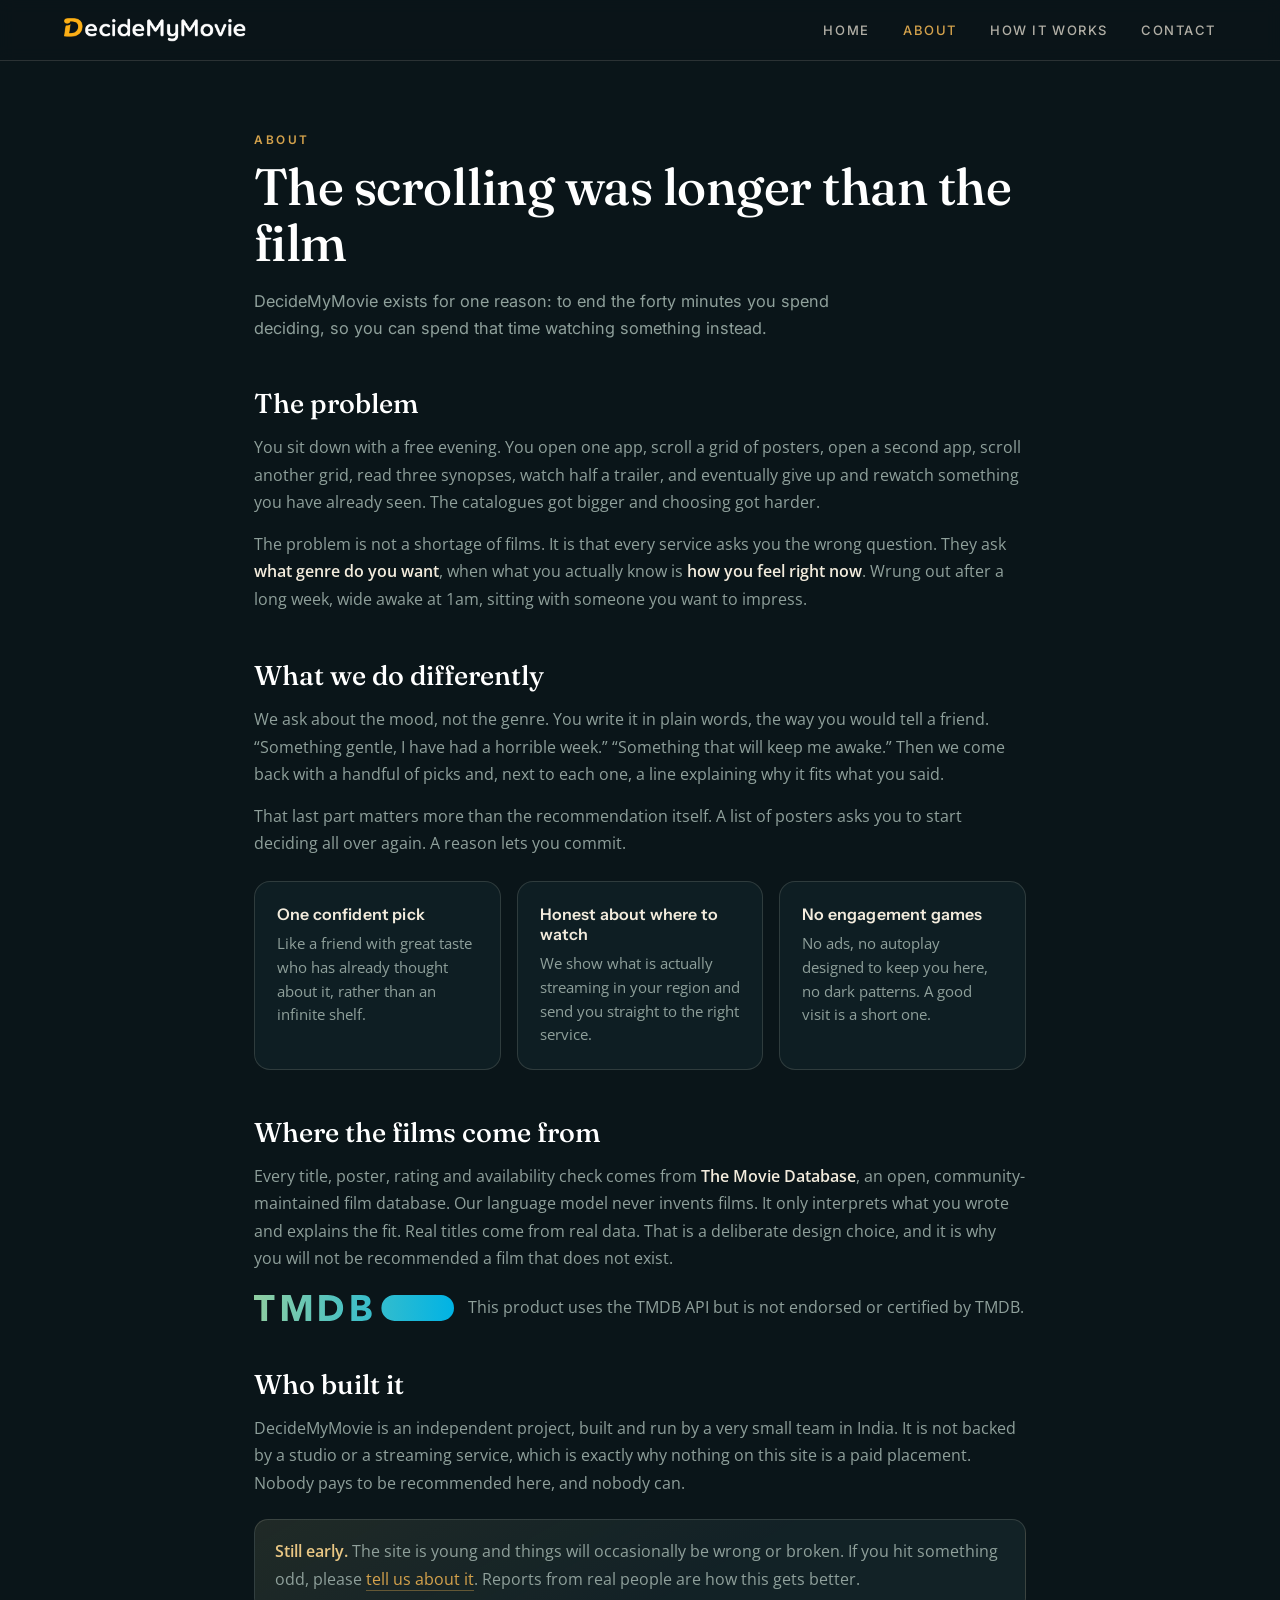
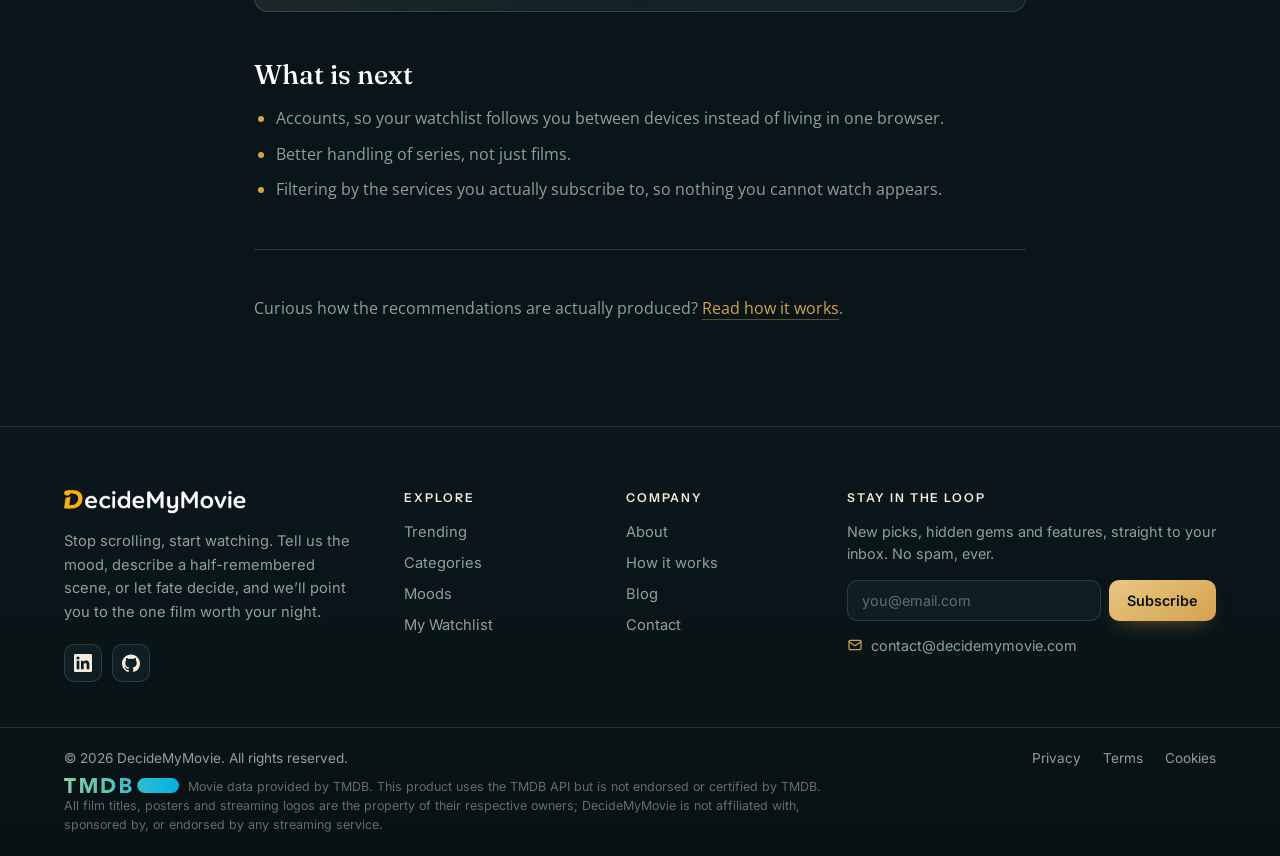
<file: about.html>
<!DOCTYPE html>
<html lang="en">
<head>
<meta charset="UTF-8">
<meta name="viewport" content="width=device-width, initial-scale=1.0">
<title>About — DecideMyMovie</title>
<meta name="description" content="Why DecideMyMovie exists: one confident pick instead of forty minutes of scrolling.">
<link rel="canonical" href="https://decidemymovie.com/about.html">
<link rel="preconnect" href="https://fonts.googleapis.com">
<link rel="preconnect" href="https://fonts.gstatic.com" crossorigin>
<link href="https://fonts.googleapis.com/css2?family=Fraunces:opsz,wght@9..144,300..700&family=Inter:wght@400;500;600&family=Instrument+Sans:wght@400;500;600;700&family=Open+Sans:wght@400;500;600;700&display=swap" rel="stylesheet">
<link rel="stylesheet" href="page.css">
<link rel="icon" type="image/png" href="/favicon-96x96.png" sizes="96x96" />
<link rel="icon" type="image/svg+xml" href="/favicon.svg" />
<link rel="shortcut icon" href="/favicon.ico" />
<link rel="apple-touch-icon" sizes="180x180" href="/apple-touch-icon.png" />
<meta name="apple-mobile-web-app-title" content="Dmm" />
<link rel="manifest" href="/site.webmanifest" />
</head>
<body data-page="about">
<div id="site-header"></div>

<section class="phero">
  <span class="phero__eyebrow">About</span>
  <h1 class="phero__title">The scrolling was longer than the film</h1>
  <p class="phero__sub">DecideMyMovie exists for one reason: to end the forty minutes you spend deciding, so you can spend that time watching something instead.</p>
</section>

<main class="prose">

  <h2>The problem</h2>
  <p>You sit down with a free evening. You open one app, scroll a grid of posters, open a second app, scroll another grid, read three synopses, watch half a trailer, and eventually give up and rewatch something you have already seen. The catalogues got bigger and choosing got harder.</p>
  <p>The problem is not a shortage of films. It is that every service asks you the wrong question. They ask <strong>what genre do you want</strong>, when what you actually know is <strong>how you feel right now</strong>. Wrung out after a long week, wide awake at 1am, sitting with someone you want to impress.</p>

  <h2>What we do differently</h2>
  <p>We ask about the mood, not the genre. You write it in plain words, the way you would tell a friend. &ldquo;Something gentle, I have had a horrible week.&rdquo; &ldquo;Something that will keep me awake.&rdquo; Then we come back with a handful of picks and, next to each one, a line explaining why it fits what you said.</p>
  <p>That last part matters more than the recommendation itself. A list of posters asks you to start deciding all over again. A reason lets you commit.</p>

  <div class="cards">
    <div class="card">
      <h3>One confident pick</h3>
      <p>Like a friend with great taste who has already thought about it, rather than an infinite shelf.</p>
    </div>
    <div class="card">
      <h3>Honest about where to watch</h3>
      <p>We show what is actually streaming in your region and send you straight to the right service.</p>
    </div>
    <div class="card">
      <h3>No engagement games</h3>
      <p>No ads, no autoplay designed to keep you here, no dark patterns. A good visit is a short one.</p>
    </div>
  </div>

  <h2>Where the films come from</h2>
  <p>Every title, poster, rating and availability check comes from <strong>The Movie Database</strong>, an open, community-maintained film database. Our language model never invents films. It only interprets what you wrote and explains the fit. Real titles come from real data. That is a deliberate design choice, and it is why you will not be recommended a film that does not exist.</p>

  <p style="display:flex;align-items:center;gap:14px;flex-wrap:wrap;margin-top:22px">
    <a href="https://www.themoviedb.org/" target="_blank" rel="noopener noreferrer" style="border:none">
      <img src="tmdb-logo.svg" alt="The Movie Database (TMDB)" style="height:26px;width:auto;display:block" loading="lazy" onerror="this.style.display='none'">
    </a>
    <span>This product uses the TMDB API but is not endorsed or certified by TMDB.</span>
  </p>

  <h2>Who built it</h2>
  <p>DecideMyMovie is an independent project, built and run by a very small team in India. It is not backed by a studio or a streaming service, which is exactly why nothing on this site is a paid placement. Nobody pays to be recommended here, and nobody can.</p>

  <div class="note">
    <p><strong>Still early.</strong> The site is young and things will occasionally be wrong or broken. If you hit something odd, please <a href="contact.html#report">tell us about it</a>. Reports from real people are how this gets better.</p>
  </div>

  <h2>What is next</h2>
  <ul>
    <li>Accounts, so your watchlist follows you between devices instead of living in one browser.</li>
    <li>Better handling of series, not just films.</li>
    <li>Filtering by the services you actually subscribe to, so nothing you cannot watch appears.</li>
  </ul>

  <hr>
  <p>Curious how the recommendations are actually produced? <a href="how-it-works.html">Read how it works</a>.</p>

</main>

<div id="site-footer"></div>
<script src="page.js"></script>
</body>
</html>
</file>
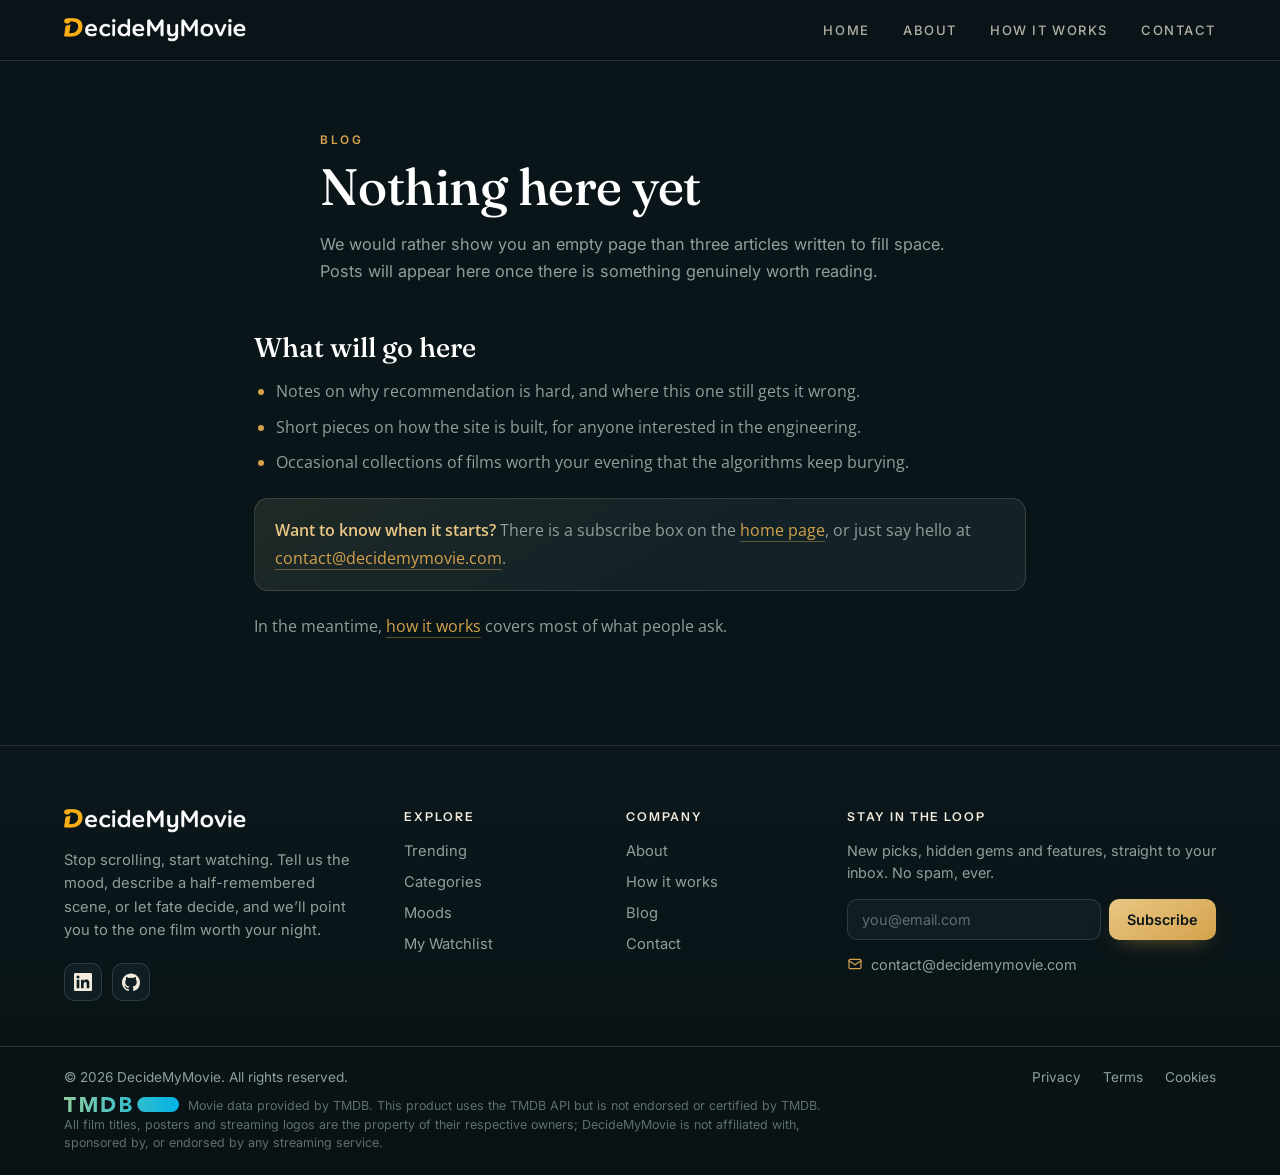
<file: blog.html>
<!DOCTYPE html>
<html lang="en">
<head>
<meta charset="UTF-8">
<meta name="viewport" content="width=device-width, initial-scale=1.0">
<title>Blog — DecideMyMovie</title>
<meta name="description" content="Notes on recommendation, film discovery, and how DecideMyMovie is built.">
<link rel="canonical" href="https://decidemymovie.com/blog.html">
<meta name="robots" content="noindex">
<link rel="preconnect" href="https://fonts.googleapis.com">
<link rel="preconnect" href="https://fonts.gstatic.com" crossorigin>
<link href="https://fonts.googleapis.com/css2?family=Fraunces:opsz,wght@9..144,300..700&family=Inter:wght@400;500;600&family=Instrument+Sans:wght@400;500;600;700&family=Open+Sans:wght@400;500;600;700&display=swap" rel="stylesheet">
<link rel="stylesheet" href="page.css">
<link rel="icon" type="image/png" href="/favicon-96x96.png" sizes="96x96" />
<link rel="icon" type="image/svg+xml" href="/favicon.svg" />
<link rel="shortcut icon" href="/favicon.ico" />
<link rel="apple-touch-icon" sizes="180x180" href="/apple-touch-icon.png" />
<meta name="apple-mobile-web-app-title" content="Dmm" />
<link rel="manifest" href="/site.webmanifest" />
</head>
<body data-page="blog">
<div id="site-header"></div>

<section class="phero">
  <span class="phero__eyebrow">Blog</span>
  <h1 class="phero__title">Nothing here yet</h1>
  <p class="phero__sub">We would rather show you an empty page than three articles written to fill space. Posts will appear here once there is something genuinely worth reading.</p>
</section>

<main class="prose">

  <h2>What will go here</h2>
  <ul>
    <li>Notes on why recommendation is hard, and where this one still gets it wrong.</li>
    <li>Short pieces on how the site is built, for anyone interested in the engineering.</li>
    <li>Occasional collections of films worth your evening that the algorithms keep burying.</li>
  </ul>

  <div class="note">
    <p><strong>Want to know when it starts?</strong> There is a subscribe box on the <a href="index.html">home page</a>, or just say hello at <a href="mailto:contact@decidemymovie.com">contact@decidemymovie.com</a>.</p>
  </div>

  <p>In the meantime, <a href="how-it-works.html">how it works</a> covers most of what people ask.</p>

</main>

<div id="site-footer"></div>
<script src="page.js"></script>
</body>
</html>
</file>
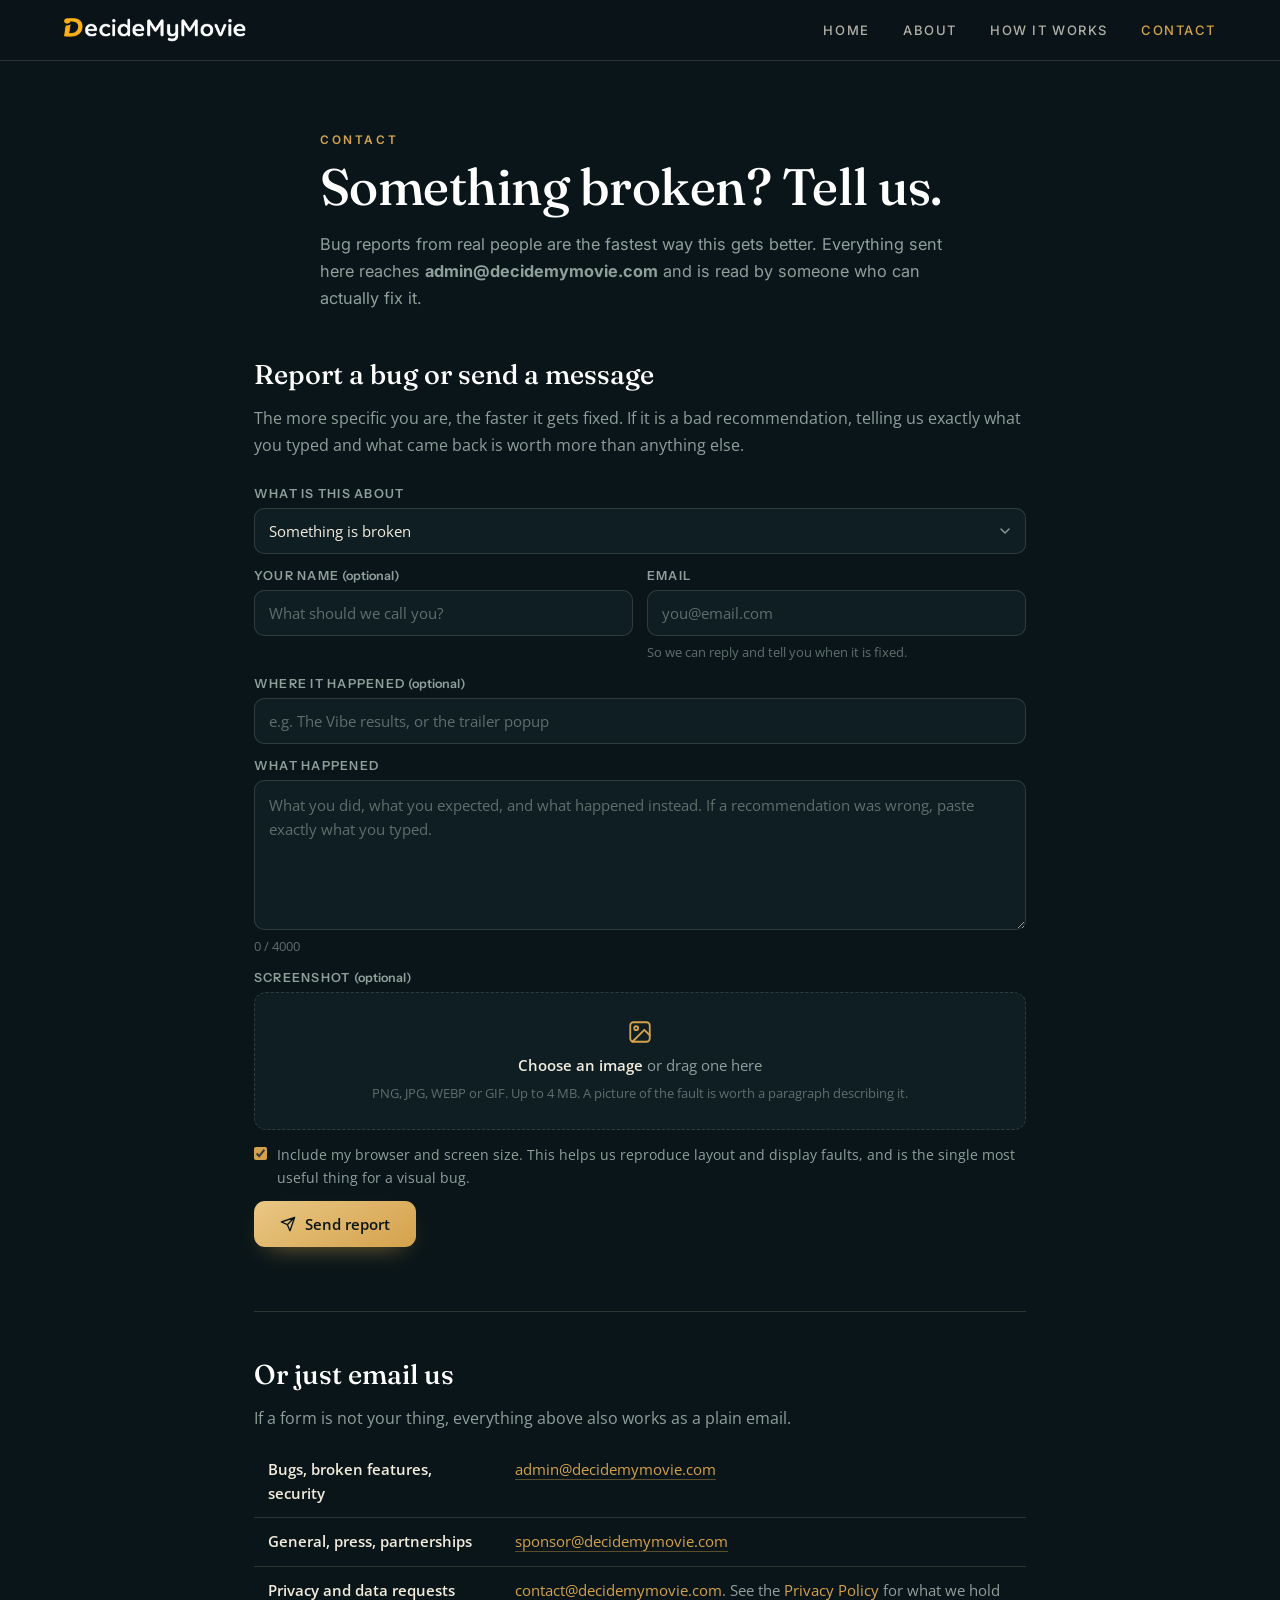
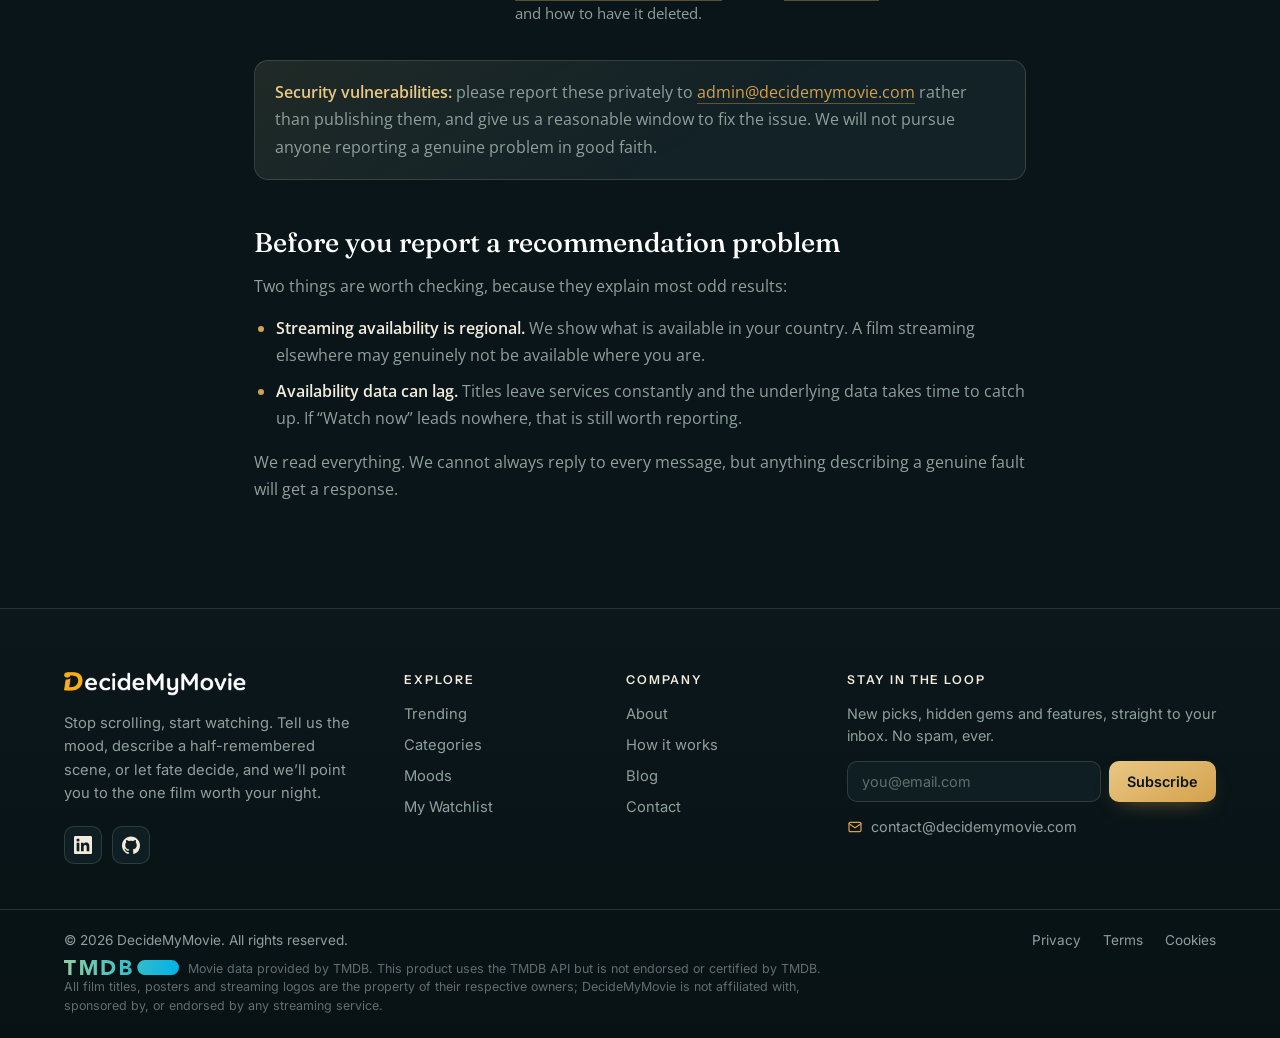
<file: contact.html>
<!DOCTYPE html>
<html lang="en">
<head>
<meta charset="UTF-8">
<meta name="viewport" content="width=device-width, initial-scale=1.0">
<title>Contact &amp; report a bug — DecideMyMovie</title>
<meta name="description" content="Found something broken on DecideMyMovie? Tell us here and it goes straight to the people who can fix it.">
<link rel="canonical" href="https://decidemymovie.com/contact.html">
<link rel="preconnect" href="https://fonts.googleapis.com">
<link rel="preconnect" href="https://fonts.gstatic.com" crossorigin>
<link href="https://fonts.googleapis.com/css2?family=Fraunces:opsz,wght@9..144,300..700&family=Inter:wght@400;500;600&family=Instrument+Sans:wght@400;500;600;700&family=Open+Sans:wght@400;500;600;700&display=swap" rel="stylesheet">
<link rel="stylesheet" href="page.css">
<link rel="icon" type="image/png" href="/favicon-96x96.png" sizes="96x96" />
<link rel="icon" type="image/svg+xml" href="/favicon.svg" />
<link rel="shortcut icon" href="/favicon.ico" />
<link rel="apple-touch-icon" sizes="180x180" href="/apple-touch-icon.png" />
<meta name="apple-mobile-web-app-title" content="Dmm" />
<link rel="manifest" href="/site.webmanifest" />
</head>
<body data-page="contact">
<!-- Point this at the live backend when you deploy. Same line as index.html. -->
<script>window.DMM_API = (location.hostname === "localhost" || location.hostname === "127.0.0.1") ? (location.protocol + "//" + location.hostname + ":8000") : location.origin;</script>
<div id="site-header"></div>

<section class="phero">
  <span class="phero__eyebrow">Contact</span>
  <h1 class="phero__title">Something broken? Tell us.</h1>
  <p class="phero__sub">Bug reports from real people are the fastest way this gets better. Everything sent here reaches <strong>admin@decidemymovie.com</strong> and is read by someone who can actually fix it.</p>
</section>

<main class="prose">

  <h2 id="report">Report a bug or send a message</h2>
  <p>The more specific you are, the faster it gets fixed. If it is a bad recommendation, telling us exactly what you typed and what came back is worth more than anything else.</p>

  <div class="form">
    <div class="field" style="margin-bottom:14px">
      <label for="rType">What is this about</label>
      <select id="rType">
        <option value="bug">Something is broken</option>
        <option value="result">A recommendation was wrong or odd</option>
        <option value="availability">Wrong streaming availability</option>
        <option value="idea">Feature idea or suggestion</option>
        <option value="data">Privacy or data request</option>
        <option value="other">Something else</option>
      </select>
    </div>

    <div class="form__row">
      <div class="field">
        <label for="rName">Your name <span style="text-transform:none;letter-spacing:0">(optional)</span></label>
        <input id="rName" type="text" maxlength="80" placeholder="What should we call you?">
      </div>
      <div class="field">
        <label for="rEmail">Email</label>
        <input id="rEmail" type="email" maxlength="160" placeholder="you@email.com" autocomplete="email">
        <span class="field__hint">So we can reply and tell you when it is fixed.</span>
      </div>
    </div>

    <div class="field" style="margin-bottom:14px">
      <label for="rWhere">Where it happened <span style="text-transform:none;letter-spacing:0">(optional)</span></label>
      <input id="rWhere" type="text" maxlength="300" placeholder="e.g. The Vibe results, or the trailer popup">
    </div>

    <div class="field" style="margin-bottom:14px">
      <label for="rMsg">What happened</label>
      <textarea id="rMsg" maxlength="4000" placeholder="What you did, what you expected, and what happened instead. If a recommendation was wrong, paste exactly what you typed."></textarea>
      <span class="field__hint"><span id="rCount">0</span> / 4000</span>
    </div>

    <div class="field" style="margin-bottom:14px">
      <label for="rShot">Screenshot <span style="text-transform:none;letter-spacing:0">(optional)</span></label>
      <div class="drop" id="rDrop">
        <input type="file" id="rShot" accept="image/png,image/jpeg,image/webp,image/gif" hidden>
        <div class="drop__idle" id="rDropIdle">
          <svg viewBox="0 0 24 24" fill="none" stroke="currentColor" stroke-width="1.7" stroke-linecap="round" stroke-linejoin="round"><rect x="3" y="3" width="18" height="18" rx="3"/><circle cx="8.5" cy="8.5" r="1.8"/><path d="m21 15-5-5L5 21"/></svg>
          <span><strong>Choose an image</strong> or drag one here</span>
          <span class="drop__hint">PNG, JPG, WEBP or GIF. Up to 4 MB. A picture of the fault is worth a paragraph describing it.</span>
        </div>
        <div class="drop__has" id="rDropHas" hidden>
          <img id="rThumb" alt="">
          <div class="drop__meta"><span id="rFileName"></span><span id="rFileSize" class="drop__hint"></span></div>
          <button type="button" class="drop__rm" id="rClear" aria-label="Remove screenshot">
            <svg viewBox="0 0 24 24" fill="none" stroke="currentColor" stroke-width="2.2" stroke-linecap="round"><line x1="6" y1="6" x2="18" y2="18"/><line x1="18" y1="6" x2="6" y2="18"/></svg>
          </button>
        </div>
      </div>
    </div>

    <label style="display:flex;align-items:flex-start;gap:10px;cursor:pointer;margin:4px 0 6px;color:var(--muted);font-size:.9rem;line-height:1.55">
      <input type="checkbox" id="rTech" checked style="margin-top:3px;width:auto;accent-color:#D4A24C">
      <span>Include my browser and screen size. This helps us reproduce layout and display faults, and is the single most useful thing for a visual bug.</span>
    </label>

    <button class="submit" id="rSend" type="button">
      <svg viewBox="0 0 24 24" fill="none" stroke="currentColor" stroke-width="2" stroke-linecap="round" stroke-linejoin="round"><path d="M22 2 11 13M22 2l-7 20-4-9-9-4Z"/></svg>
      <span>Send report</span>
    </button>

    <p class="formnote" id="rNote" role="status" aria-live="polite"></p>
  </div>

  <hr>

  <h2>Or just email us</h2>
  <p>If a form is not your thing, everything above also works as a plain email.</p>
  <table class="dtable">
    <tr>
      <th>Bugs, broken features, security</th>
      <td><a href="mailto:admin@decidemymovie.com">admin@decidemymovie.com</a></td>
    </tr>
    <tr>
      <th>General, press, partnerships</th>
      <td><a href="mailto:sponsor@decidemymovie.com">sponsor@decidemymovie.com</a></td>
    </tr>
    <tr>
      <th>Privacy and data requests</th>
      <td><a href="mailto:contact@decidemymovie.com">contact@decidemymovie.com</a>. See the <a href="privacy.html">Privacy Policy</a> for what we hold and how to have it deleted.</td>
    </tr>
  </table>

  <div class="note">
    <p><strong>Security vulnerabilities:</strong> please report these privately to <a href="mailto:admin@decidemymovie.com">admin@decidemymovie.com</a> rather than publishing them, and give us a reasonable window to fix the issue. We will not pursue anyone reporting a genuine problem in good faith.</p>
  </div>

  <h2>Before you report a recommendation problem</h2>
  <p>Two things are worth checking, because they explain most odd results:</p>
  <ul>
    <li><strong>Streaming availability is regional.</strong> We show what is available in your country. A film streaming elsewhere may genuinely not be available where you are.</li>
    <li><strong>Availability data can lag.</strong> Titles leave services constantly and the underlying data takes time to catch up. If &ldquo;Watch now&rdquo; leads nowhere, that is still worth reporting.</li>
  </ul>

  <p>We read everything. We cannot always reply to every message, but anything describing a genuine fault will get a response.</p>

</main>

<div id="site-footer"></div>
<script src="page.js"></script>
<script>
(function () {
  var API   = window.DMM_API || 'http://localhost:8000';
  var typeEl = document.getElementById('rType');
  var nameEl = document.getElementById('rName');
  var mailEl = document.getElementById('rEmail');
  var whereEl= document.getElementById('rWhere');
  var msgEl  = document.getElementById('rMsg');
  var techEl = document.getElementById('rTech');
  var shotEl = document.getElementById('rShot');
  var drop   = document.getElementById('rDrop');
  var dIdle  = document.getElementById('rDropIdle');
  var dHas   = document.getElementById('rDropHas');
  var thumb  = document.getElementById('rThumb');
  var fName  = document.getElementById('rFileName');
  var fSize  = document.getElementById('rFileSize');
  var clearB = document.getElementById('rClear');
  var btn    = document.getElementById('rSend');
  var note   = document.getElementById('rNote');
  var count  = document.getElementById('rCount');
  var emailRe = /^[^@\s]+@[^@\s]+\.[^@\s]+$/;

  msgEl.addEventListener('input', function () { count.textContent = msgEl.value.length; });

  // deep links like contact.html?type=bug preselect the right category
  var params = new URLSearchParams(location.search);
  var q = params.get('type');
  if (q) { for (var i = 0; i < typeEl.options.length; i++) { if (typeEl.options[i].value === q) typeEl.selectedIndex = i; } }

  // ...and ?msg= prefills the message, used by the 404 page to carry the broken URL over
  var pre = params.get('msg');
  if (pre) {
    msgEl.value = pre.slice(0, 4000);
    count.textContent = msgEl.value.length;
    setTimeout(function () {
      msgEl.focus();
      msgEl.setSelectionRange(msgEl.value.length, msgEl.value.length);
    }, 60);
  }

  function bad(el, isBad) { el.parentElement.classList.toggle('is-bad', !!isBad); }

  function say(text, kind) {
    note.textContent = text;
    note.className = 'formnote' + (kind ? ' is-' + kind : '');
  }

  // ---- screenshot ----
  var MAX_BYTES = 4 * 1024 * 1024;
  var OK_TYPES = ['image/png', 'image/jpeg', 'image/webp', 'image/gif'];
  var shot = null;   // { name, type, data } where data is a base64 data URL

  function kb(n) { return n < 1024 * 1024 ? Math.round(n / 1024) + ' KB'
                                          : (n / 1024 / 1024).toFixed(1) + ' MB'; }

  function clearShot() {
    shot = null; shotEl.value = ''; thumb.removeAttribute('src');
    dHas.hidden = true; dIdle.hidden = false;
  }

  function takeFile(file) {
    if (!file) return;
    if (OK_TYPES.indexOf(file.type) === -1) {
      say('That file type is not supported. Please use a PNG, JPG, WEBP or GIF.', 'err'); return;
    }
    if (file.size > MAX_BYTES) {
      say('That image is ' + kb(file.size) + '. Please keep screenshots under 4 MB.', 'err'); return;
    }
    var reader = new FileReader();
    reader.onload = function () {
      shot = { name: file.name, type: file.type, data: String(reader.result) };
      thumb.onload = function(){ thumb.style.visibility = 'visible'; };
      thumb.onerror = function(){ thumb.style.visibility = 'hidden'; };
      thumb.style.visibility = 'hidden';   // stay hidden until it decodes
      thumb.src = shot.data;
      fName.textContent = file.name;
      fSize.textContent = kb(file.size);
      dIdle.hidden = true; dHas.hidden = false;
      say('');
    };
    reader.onerror = function () { say('That image could not be read. Try another file.', 'err'); };
    reader.readAsDataURL(file);
  }

  dIdle.addEventListener('click', function () { shotEl.click(); });
  shotEl.addEventListener('change', function () { takeFile(shotEl.files[0]); });
  clearB.addEventListener('click', function (e) { e.stopPropagation(); clearShot(); });

  ['dragenter', 'dragover'].forEach(function (ev) {
    drop.addEventListener(ev, function (e) { e.preventDefault(); drop.classList.add('is-over'); });
  });
  ['dragleave', 'drop'].forEach(function (ev) {
    drop.addEventListener(ev, function (e) { e.preventDefault(); drop.classList.remove('is-over'); });
  });
  drop.addEventListener('drop', function (e) {
    if (e.dataTransfer && e.dataTransfer.files.length) takeFile(e.dataTransfer.files[0]);
  });
  // paste a screenshot straight from the clipboard
  window.addEventListener('paste', function (e) {
    if (!e.clipboardData) return;
    for (var i = 0; i < e.clipboardData.items.length; i++) {
      var it = e.clipboardData.items[i];
      if (it.kind === 'file' && it.type.indexOf('image/') === 0) { takeFile(it.getAsFile()); break; }
    }
  });

  btn.addEventListener('click', function () {
    var email = mailEl.value.trim();
    var msg   = msgEl.value.trim();

    var emailBad = !emailRe.test(email);
    var msgBad   = msg.length < 10;
    bad(mailEl, emailBad);
    bad(msgEl, msgBad);
    if (emailBad || msgBad) {
      say(emailBad ? 'Please enter a valid email address so we can reply.'
                   : 'Please add a little more detail, at least a sentence.', 'err');
      return;
    }

    // base64 inflates the file ~33%. The backend caps the decoded image at 4MB,
    // but the JSON field caps the STRING at 7M chars. A screenshot near the top
    // of the raw limit can still be fine; if it's genuinely too big, say so here
    // rather than letting the request fail with no feedback.
    if (shot && shot.data && shot.data.length > 6_900_000) {
      say('That screenshot is too large to send. Please attach a smaller one (under about 4 MB).', 'err');
      return;
    }

    var body = {
      kind: typeEl.value,
      name: nameEl.value.trim(),
      email: email,
      where: whereEl.value.trim(),
      message: msg,
      page_url: location.href,
      user_agent: techEl.checked ? navigator.userAgent : '',
      screen: techEl.checked ? (window.screen.width + 'x' + window.screen.height +
              ' @' + (window.devicePixelRatio || 1) + 'x, viewport ' +
              window.innerWidth + 'x' + window.innerHeight) : '',
      shot_name: shot ? shot.name : '',
      shot_type: shot ? shot.type : '',
      shot_data: shot ? shot.data : ''
    };

    var payload;
    try {
      payload = JSON.stringify(body);
    } catch (e) {
      // if the screenshot somehow can't be serialised, send the report without it
      // rather than failing entirely
      console.warn('report: could not serialise body, dropping screenshot:', e.message);
      body.shot_name = ''; body.shot_type = ''; body.shot_data = '';
      payload = JSON.stringify(body);
    }

    btn.disabled = true;
    say('Sending\u2026');

(async function () {
      try {
        var r = await fetch(API + '/api/report', {
          method: 'POST',
          headers: { 'Content-Type': 'application/json' },
          body: payload
        });
        if (!r.ok) throw new Error('HTTP ' + r.status);

        // SUCCESS. Do the housekeeping FIRST, then set the message LAST so
        // nothing that runs during cleanup (clearShot, field resets, or any
        // side-effect handler they trigger) can overwrite the confirmation.
        btn.disabled = false;
        try {
          nameEl.value = ''; whereEl.value = ''; msgEl.value = ''; count.textContent = '0';
          if (thumb) { thumb.onload = null; thumb.onerror = null; }  // detach stale handlers
          clearShot();
        } catch (e) { console.warn('report: post-success cleanup failed:', e && e.message); }

        note.className = 'formnote is-done';
        note.innerHTML = '\u2713 Thanks &mdash; your report reached us. '
          + 'If it needs a reply, you&rsquo;ll hear back from admin@decidemymovie.com.';
        try { note.scrollIntoView({ behavior: 'smooth', block: 'center' }); } catch (e) {}

      } catch (err) {
        console.warn('report failed:', err && err.message);
        btn.disabled = false;
        var subject = encodeURIComponent('[' + typeEl.value + '] DecideMyMovie report');
        var lines = (shot ? '(A screenshot was attached in the form; please attach it to this email.)\n\n' : '')
                  + 'From: ' + (nameEl.value.trim() || '(no name)') + ' <' + email + '>\n'
                  + 'Where: ' + (whereEl.value.trim() || '(not given)') + '\n'
                  + 'Page: ' + location.href + '\n\n' + msg;
        var href = 'mailto:admin@decidemymovie.com?subject=' + subject + '&body=' + encodeURIComponent(lines);
        note.className = 'formnote is-err';
        note.innerHTML = 'We could not reach the server just now. '
          + '<a href="' + href + '" style="color:var(--gold);border-bottom:1px solid rgba(212,162,76,.4)">Send it as an email instead</a>'
          + ', with your message already filled in.';
      }
    })();
  });
})();
</script>
</body>
</html>
</file>
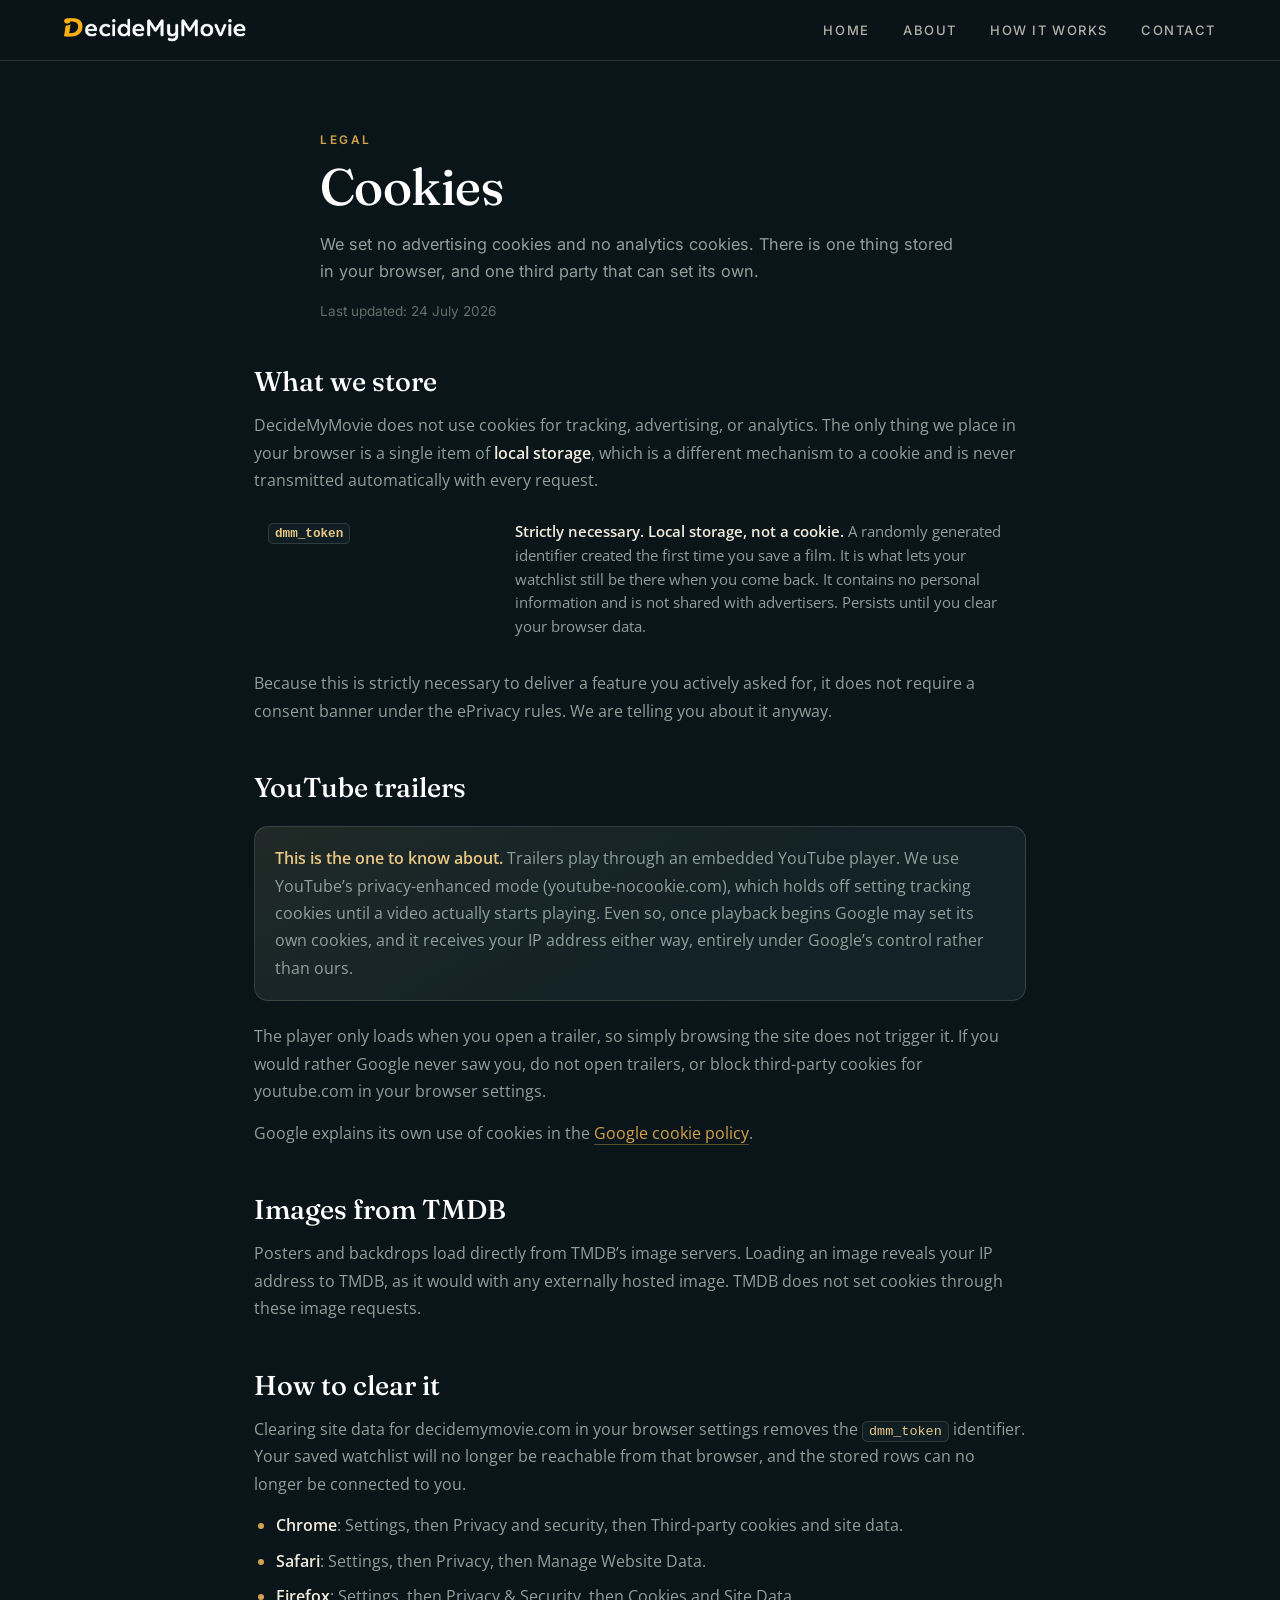
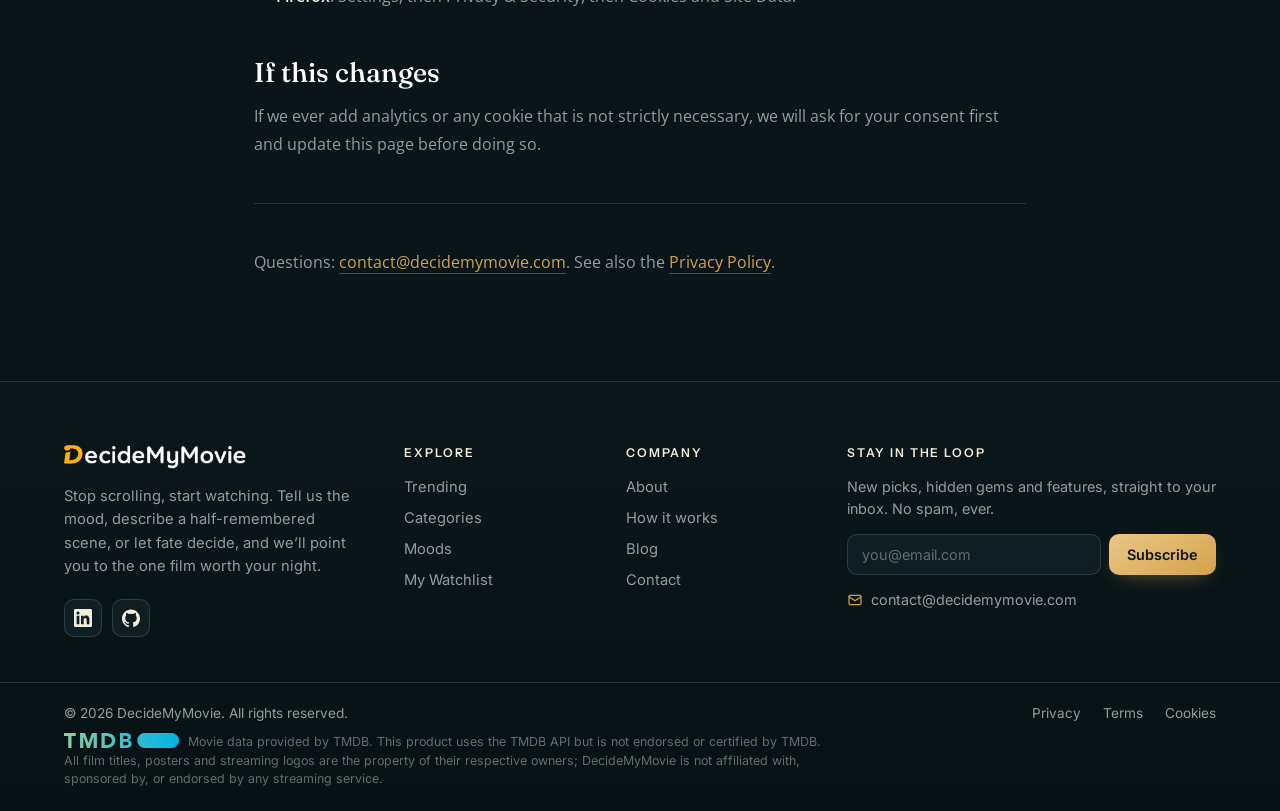
<file: cookies.html>
<!DOCTYPE html>
<html lang="en">
<head>
<meta charset="UTF-8">
<meta name="viewport" content="width=device-width, initial-scale=1.0">
<title>Cookies — DecideMyMovie</title>
<meta name="description" content="DecideMyMovie sets no tracking cookies. Here is exactly what is stored in your browser and why.">
<link rel="canonical" href="https://decidemymovie.com/cookies.html">
<link rel="preconnect" href="https://fonts.googleapis.com">
<link rel="preconnect" href="https://fonts.gstatic.com" crossorigin>
<link href="https://fonts.googleapis.com/css2?family=Fraunces:opsz,wght@9..144,300..700&family=Inter:wght@400;500;600&family=Instrument+Sans:wght@400;500;600;700&family=Open+Sans:wght@400;500;600;700&display=swap" rel="stylesheet">
<link rel="stylesheet" href="page.css">
<link rel="icon" type="image/png" href="/favicon-96x96.png" sizes="96x96" />
<link rel="icon" type="image/svg+xml" href="/favicon.svg" />
<link rel="shortcut icon" href="/favicon.ico" />
<link rel="apple-touch-icon" sizes="180x180" href="/apple-touch-icon.png" />
<meta name="apple-mobile-web-app-title" content="Dmm" />
<link rel="manifest" href="/site.webmanifest" />
</head>
<body data-page="cookies">
<div id="site-header"></div>

<section class="phero">
  <span class="phero__eyebrow">Legal</span>
  <h1 class="phero__title">Cookies</h1>
  <p class="phero__sub">We set no advertising cookies and no analytics cookies. There is one thing stored in your browser, and one third party that can set its own.</p>
  <p class="phero__meta">Last updated: 24 July 2026</p>
</section>

<main class="prose">

  <h2>What we store</h2>
  <p>DecideMyMovie does not use cookies for tracking, advertising, or analytics. The only thing we place in your browser is a single item of <strong>local storage</strong>, which is a different mechanism to a cookie and is never transmitted automatically with every request.</p>

  <table class="dtable">
    <tr>
      <th><code>dmm_token</code></th>
      <td><strong>Strictly necessary. Local storage, not a cookie.</strong> A randomly generated identifier created the first time you save a film. It is what lets your watchlist still be there when you come back. It contains no personal information and is not shared with advertisers. Persists until you clear your browser data.</td>
    </tr>
  </table>

  <p>Because this is strictly necessary to deliver a feature you actively asked for, it does not require a consent banner under the ePrivacy rules. We are telling you about it anyway.</p>

  <h2>YouTube trailers</h2>
  <div class="note">
    <p><strong>This is the one to know about.</strong> Trailers play through an embedded YouTube player. We use YouTube&rsquo;s privacy-enhanced mode (youtube-nocookie.com), which holds off setting tracking cookies until a video actually starts playing. Even so, once playback begins Google may set its own cookies, and it receives your IP address either way, entirely under Google&rsquo;s control rather than ours.</p>
  </div>
  <p>The player only loads when you open a trailer, so simply browsing the site does not trigger it. If you would rather Google never saw you, do not open trailers, or block third-party cookies for youtube.com in your browser settings.</p>
  <p>Google explains its own use of cookies in the <a href="https://policies.google.com/technologies/cookies" target="_blank" rel="noopener">Google cookie policy</a>.</p>

  <h2>Images from TMDB</h2>
  <p>Posters and backdrops load directly from TMDB&rsquo;s image servers. Loading an image reveals your IP address to TMDB, as it would with any externally hosted image. TMDB does not set cookies through these image requests.</p>

  <h2>How to clear it</h2>
  <p>Clearing site data for decidemymovie.com in your browser settings removes the <code>dmm_token</code> identifier. Your saved watchlist will no longer be reachable from that browser, and the stored rows can no longer be connected to you.</p>
  <ul>
    <li><strong>Chrome</strong>: Settings, then Privacy and security, then Third-party cookies and site data.</li>
    <li><strong>Safari</strong>: Settings, then Privacy, then Manage Website Data.</li>
    <li><strong>Firefox</strong>: Settings, then Privacy &amp; Security, then Cookies and Site Data.</li>
  </ul>

  <h2>If this changes</h2>
  <p>If we ever add analytics or any cookie that is not strictly necessary, we will ask for your consent first and update this page before doing so.</p>

  <hr>
  <p>Questions: <a href="mailto:contact@decidemymovie.com">contact@decidemymovie.com</a>. See also the <a href="privacy.html">Privacy Policy</a>.</p>

</main>

<div id="site-footer"></div>
<script src="page.js"></script>
</body>
</html>
</file>
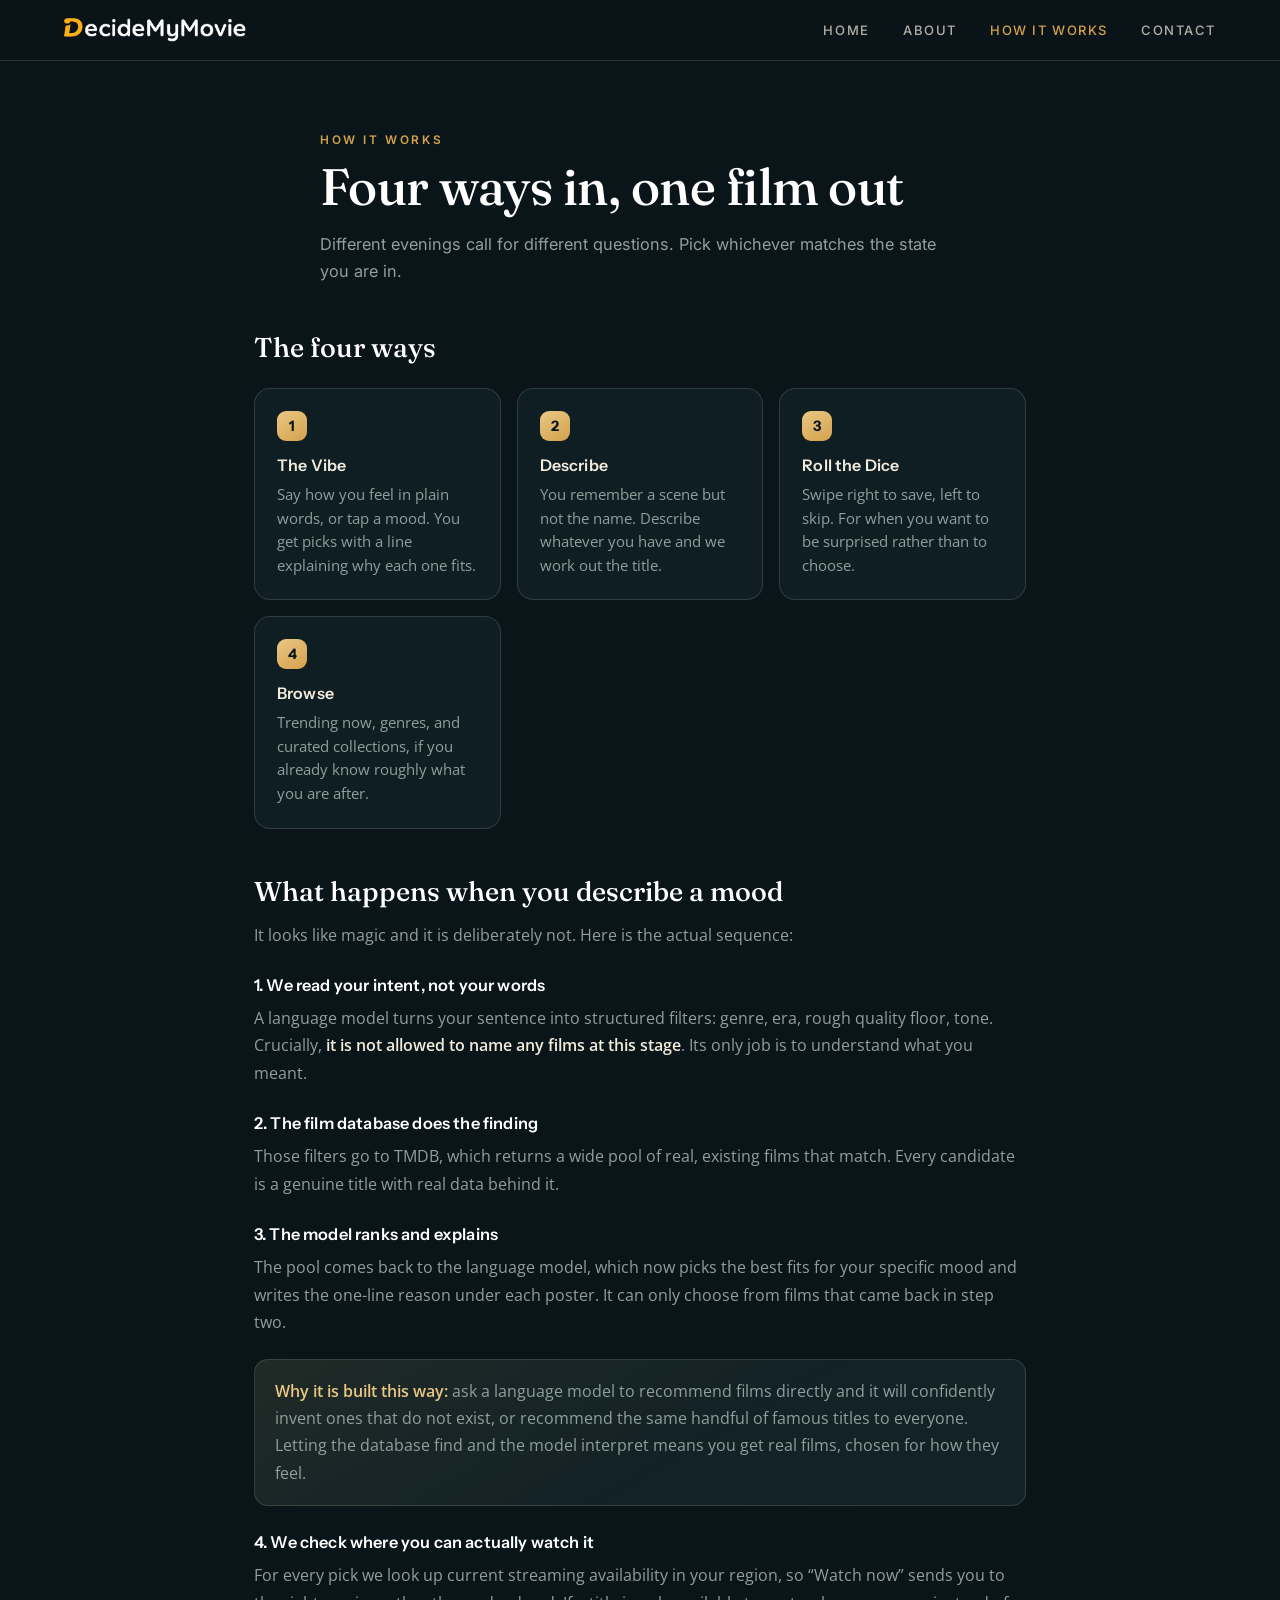
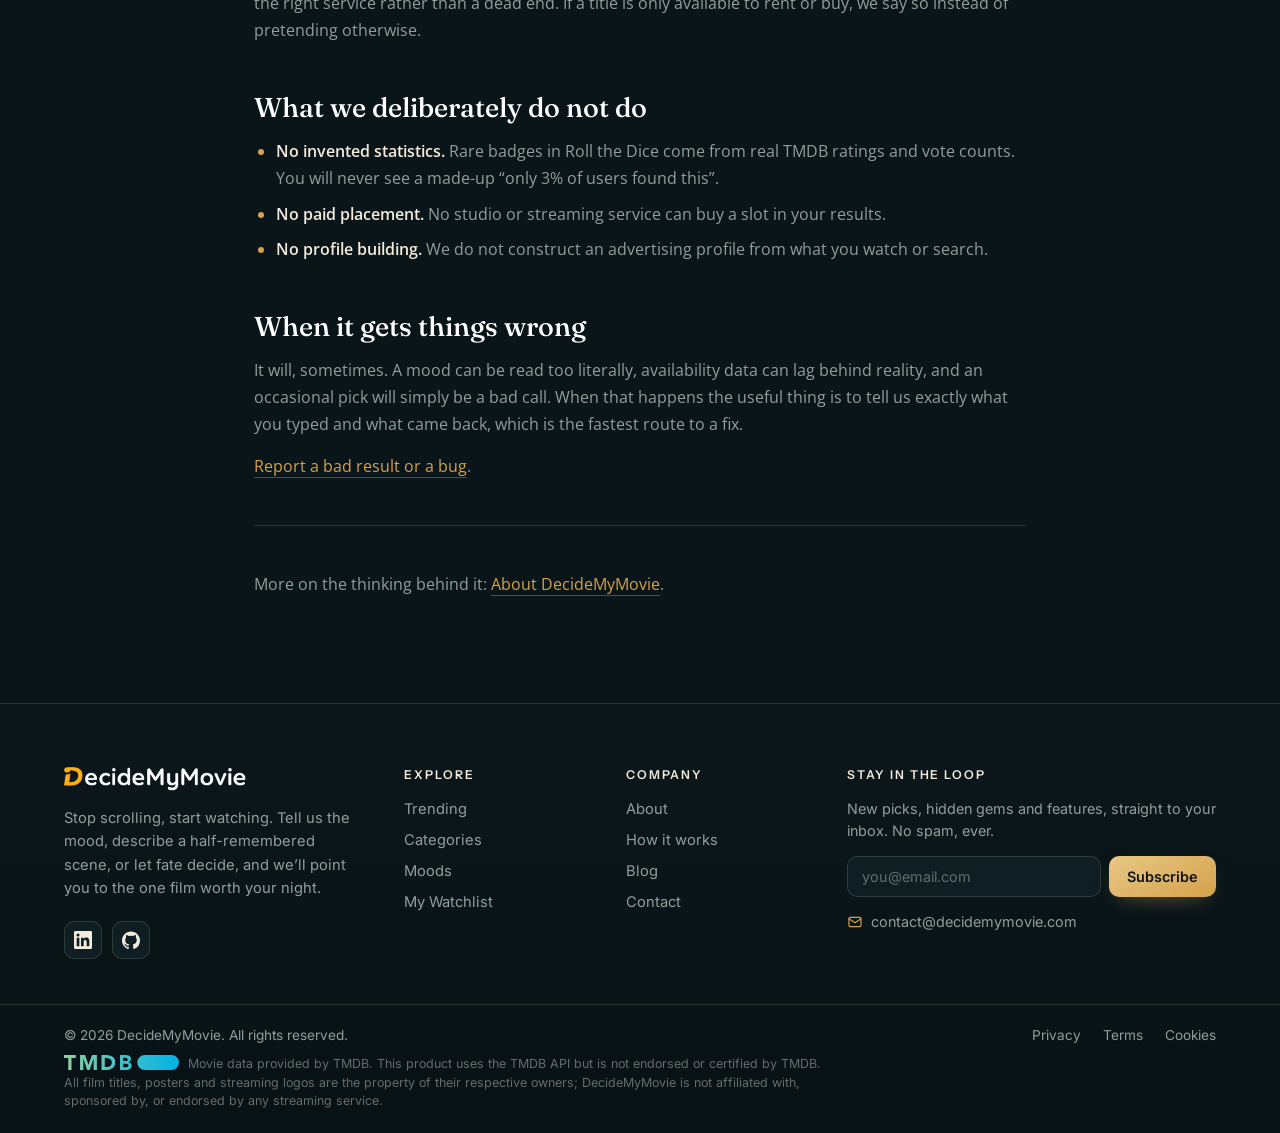
<file: how-it-works.html>
<!DOCTYPE html>
<html lang="en">
<head>
<meta charset="UTF-8">
<meta name="viewport" content="width=device-width, initial-scale=1.0">
<title>How it works — DecideMyMovie</title>
<meta name="description" content="The four ways to find something to watch, and how the recommendations are actually produced.">
<link rel="canonical" href="https://decidemymovie.com/how-it-works.html">
<link rel="preconnect" href="https://fonts.googleapis.com">
<link rel="preconnect" href="https://fonts.gstatic.com" crossorigin>
<link href="https://fonts.googleapis.com/css2?family=Fraunces:opsz,wght@9..144,300..700&family=Inter:wght@400;500;600&family=Instrument+Sans:wght@400;500;600;700&family=Open+Sans:wght@400;500;600;700&display=swap" rel="stylesheet">
<link rel="stylesheet" href="page.css">
<link rel="icon" type="image/png" href="/favicon-96x96.png" sizes="96x96" />
<link rel="icon" type="image/svg+xml" href="/favicon.svg" />
<link rel="shortcut icon" href="/favicon.ico" />
<link rel="apple-touch-icon" sizes="180x180" href="/apple-touch-icon.png" />
<meta name="apple-mobile-web-app-title" content="Dmm" />
<link rel="manifest" href="/site.webmanifest" />
</head>
<body data-page="how">
<div id="site-header"></div>

<section class="phero">
  <span class="phero__eyebrow">How it works</span>
  <h1 class="phero__title">Four ways in, one film out</h1>
  <p class="phero__sub">Different evenings call for different questions. Pick whichever matches the state you are in.</p>
</section>

<main class="prose">

  <h2>The four ways</h2>

  <div class="cards">
    <div class="card">
      <span class="card__n">1</span>
      <h3>The Vibe</h3>
      <p>Say how you feel in plain words, or tap a mood. You get picks with a line explaining why each one fits.</p>
    </div>
    <div class="card">
      <span class="card__n">2</span>
      <h3>Describe</h3>
      <p>You remember a scene but not the name. Describe whatever you have and we work out the title.</p>
    </div>
    <div class="card">
      <span class="card__n">3</span>
      <h3>Roll the Dice</h3>
      <p>Swipe right to save, left to skip. For when you want to be surprised rather than to choose.</p>
    </div>
    <div class="card">
      <span class="card__n">4</span>
      <h3>Browse</h3>
      <p>Trending now, genres, and curated collections, if you already know roughly what you are after.</p>
    </div>
  </div>

  <h2>What happens when you describe a mood</h2>
  <p>It looks like magic and it is deliberately not. Here is the actual sequence:</p>

  <h3>1. We read your intent, not your words</h3>
  <p>A language model turns your sentence into structured filters: genre, era, rough quality floor, tone. Crucially, <strong>it is not allowed to name any films at this stage</strong>. Its only job is to understand what you meant.</p>

  <h3>2. The film database does the finding</h3>
  <p>Those filters go to TMDB, which returns a wide pool of real, existing films that match. Every candidate is a genuine title with real data behind it.</p>

  <h3>3. The model ranks and explains</h3>
  <p>The pool comes back to the language model, which now picks the best fits for your specific mood and writes the one-line reason under each poster. It can only choose from films that came back in step two.</p>

  <div class="note">
    <p><strong>Why it is built this way:</strong> ask a language model to recommend films directly and it will confidently invent ones that do not exist, or recommend the same handful of famous titles to everyone. Letting the database find and the model interpret means you get real films, chosen for how they feel.</p>
  </div>

  <h3>4. We check where you can actually watch it</h3>
  <p>For every pick we look up current streaming availability in your region, so &ldquo;Watch now&rdquo; sends you to the right service rather than a dead end. If a title is only available to rent or buy, we say so instead of pretending otherwise.</p>

  <h2>What we deliberately do not do</h2>
  <ul>
    <li><strong>No invented statistics.</strong> Rare badges in Roll the Dice come from real TMDB ratings and vote counts. You will never see a made-up &ldquo;only 3% of users found this&rdquo;.</li>
    <li><strong>No paid placement.</strong> No studio or streaming service can buy a slot in your results.</li>
    <li><strong>No profile building.</strong> We do not construct an advertising profile from what you watch or search.</li>
  </ul>

  <h2>When it gets things wrong</h2>
  <p>It will, sometimes. A mood can be read too literally, availability data can lag behind reality, and an occasional pick will simply be a bad call. When that happens the useful thing is to tell us exactly what you typed and what came back, which is the fastest route to a fix.</p>
  <p><a href="contact.html#report">Report a bad result or a bug</a>.</p>

  <hr>
  <p>More on the thinking behind it: <a href="about.html">About DecideMyMovie</a>.</p>

</main>

<div id="site-footer"></div>
<script src="page.js"></script>
</body>
</html>
</file>
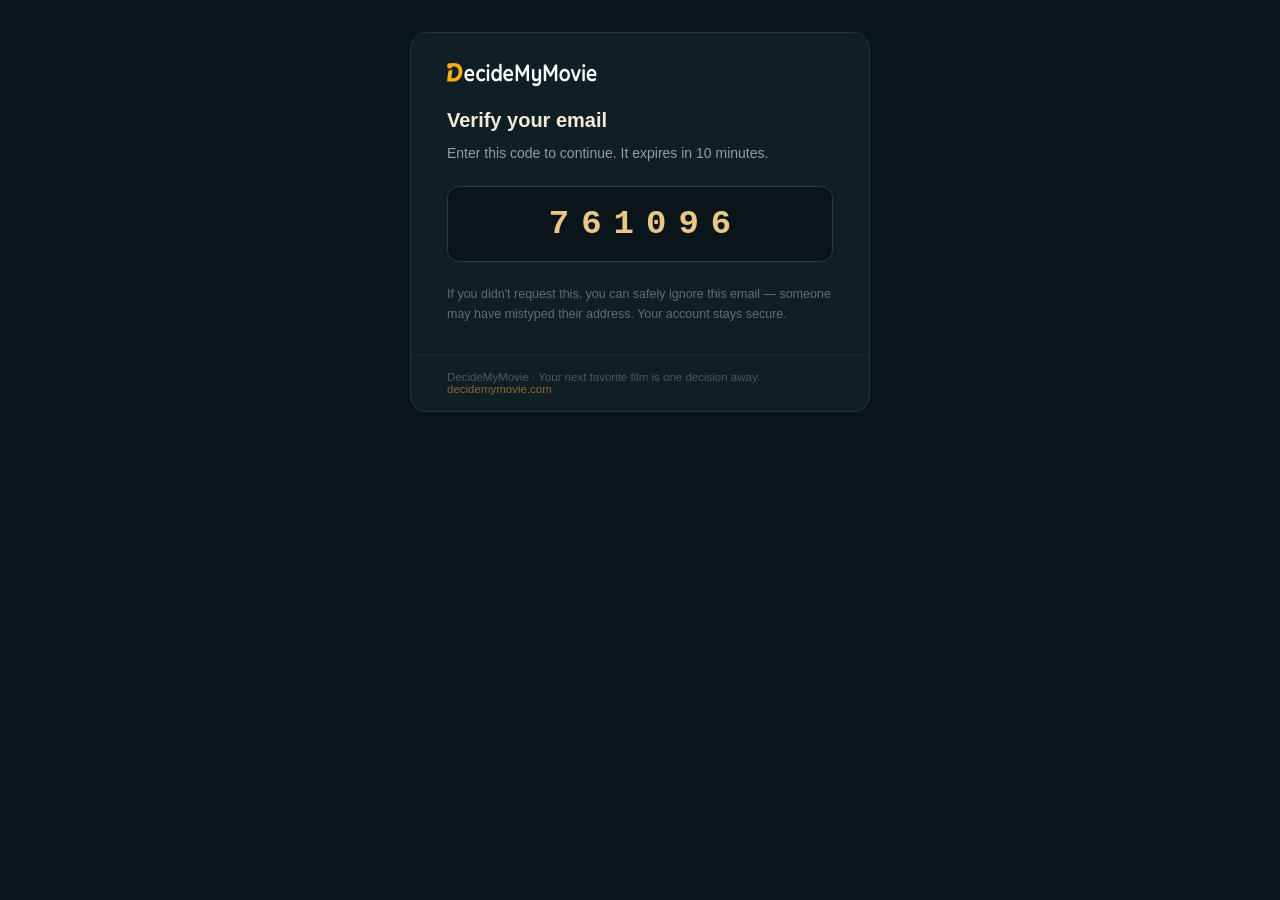
<file: otp_email_preview.html>
<!DOCTYPE html>
<html lang="en"><head><meta charset="utf-8">
<meta name="viewport" content="width=device-width,initial-scale=1"></head>
<body style="margin:0;padding:0;background:#0A1519;">
<table role="presentation" width="100%" cellpadding="0" cellspacing="0" style="background:#0A1519;padding:32px 12px;">
 <tr><td align="center">
  <table role="presentation" width="100%" cellpadding="0" cellspacing="0" style="max-width:460px;background:#101f25;border:1px solid #24343b;border-radius:16px;overflow:hidden;">
   <tr><td style="padding:30px 36px 8px;background:#101f25;">
     <a href="https://decidemymovie.com" style="text-decoration:none;">
       <img src="[data-uri]" width="150" alt="DecideMyMovie"
            style="display:block;border:0;outline:none;max-width:150px;height:auto;">
     </a>
   </td></tr>
   <tr><td style="padding:14px 36px 0;">
     <p style="margin:0;font-family:'Segoe UI',Roboto,Helvetica,Arial,sans-serif;font-size:20px;font-weight:600;color:#F3ECDD;">
       Verify your email</p>
     <p style="margin:10px 0 0;font-family:'Segoe UI',Roboto,Helvetica,Arial,sans-serif;font-size:14px;line-height:1.6;color:#8FA09B;">
       Enter this code to continue. It expires in 10 minutes.</p>
   </td></tr>
   <tr><td style="padding:22px 36px 4px;">
     <div style="background:#0A1519;border:1px solid #2a3a41;border-radius:12px;padding:18px 0;text-align:center;">
       <span style="font-family:'Courier New',monospace;font-size:34px;font-weight:700;letter-spacing:12px;color:#E9C784;padding-left:12px;">
         761096</span>
     </div>
   </td></tr>
   <tr><td style="padding:18px 36px 30px;">
     <p style="margin:0;font-family:'Segoe UI',Roboto,Helvetica,Arial,sans-serif;font-size:12.5px;line-height:1.6;color:#5f6f6b;">
       If you didn't request this, you can safely ignore this email &mdash; someone
       may have mistyped their address. Your account stays secure.</p>
   </td></tr>
   <tr><td style="padding:16px 36px;border-top:1px solid #1b2a30;">
     <p style="margin:0;font-family:'Segoe UI',Roboto,Helvetica,Arial,sans-serif;font-size:11.5px;color:#4a5a5f;">
       DecideMyMovie &middot; Your next favorite film is one decision away.<br>
       <a href="https://decidemymovie.com" style="color:#8a6a2e;text-decoration:none;">decidemymovie.com</a>
     </p>
   </td></tr>
  </table>
 </td></tr>
</table>
</body></html>
</file>
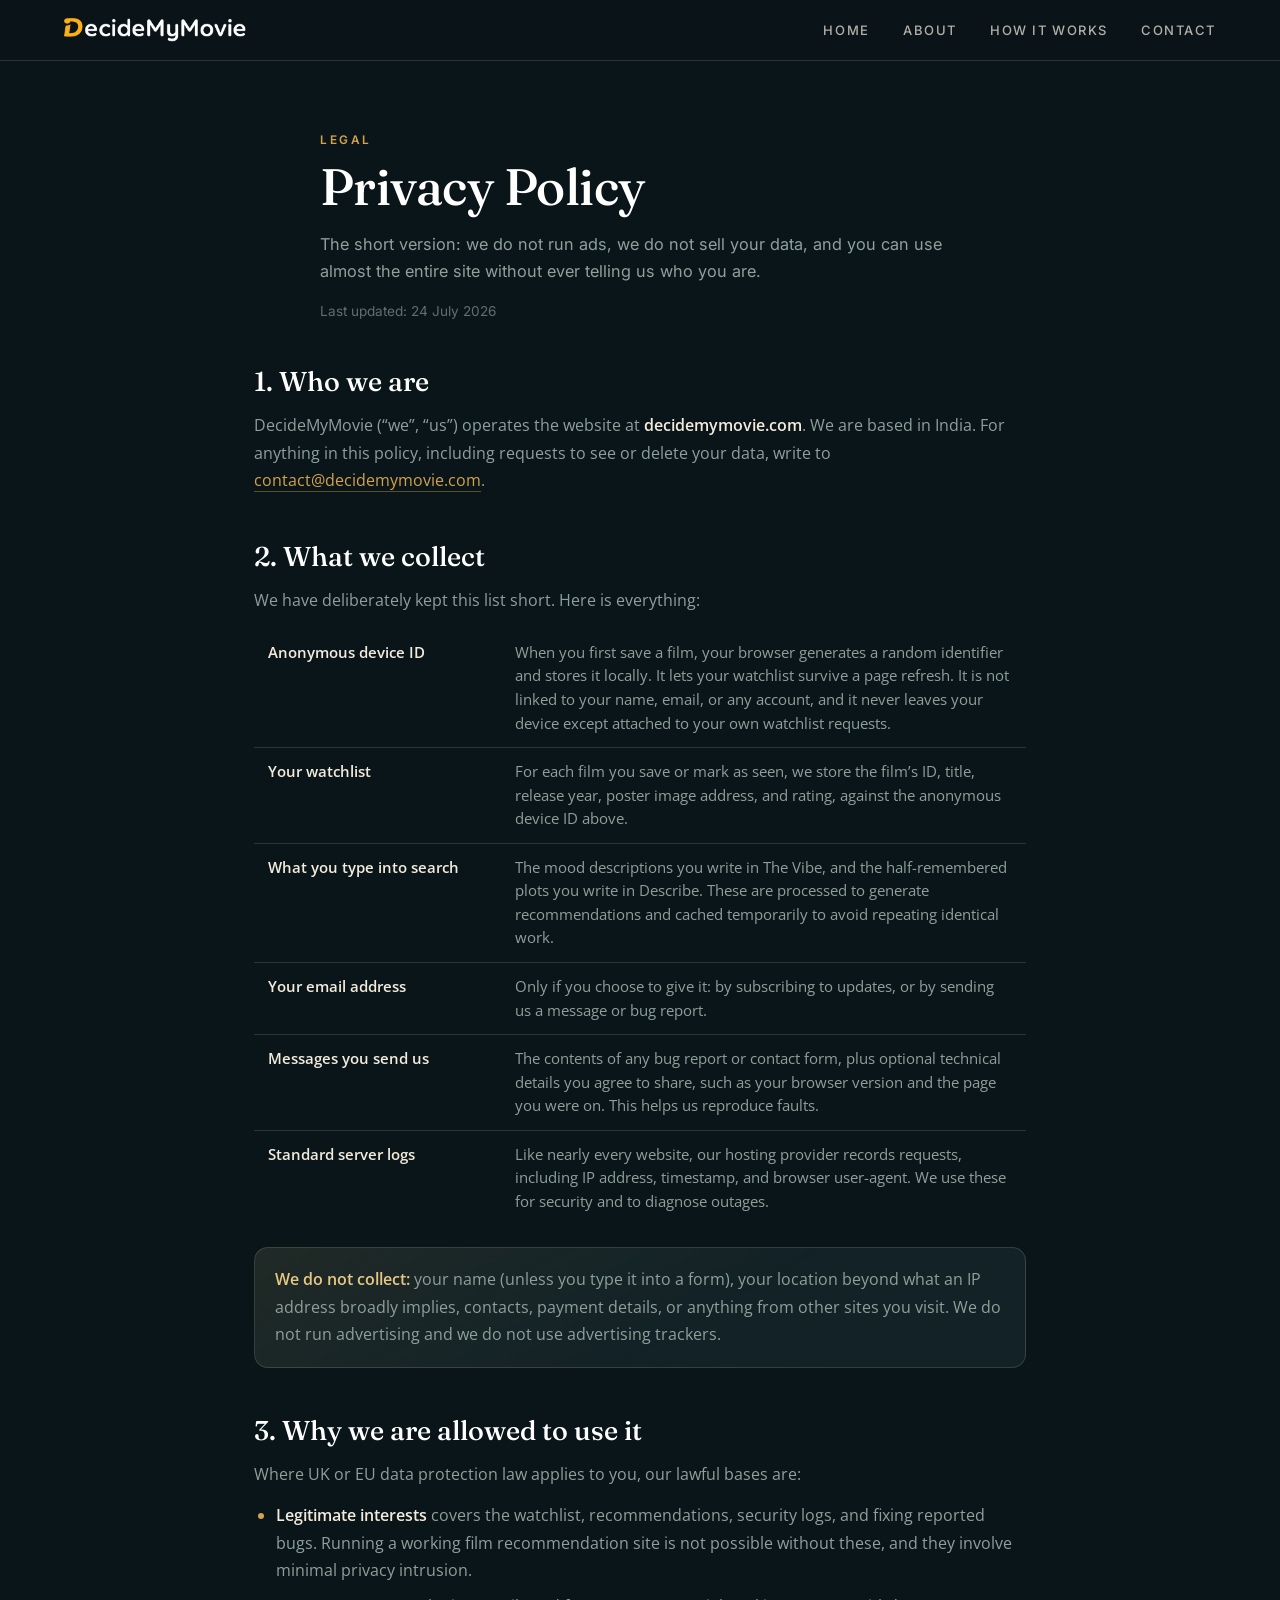
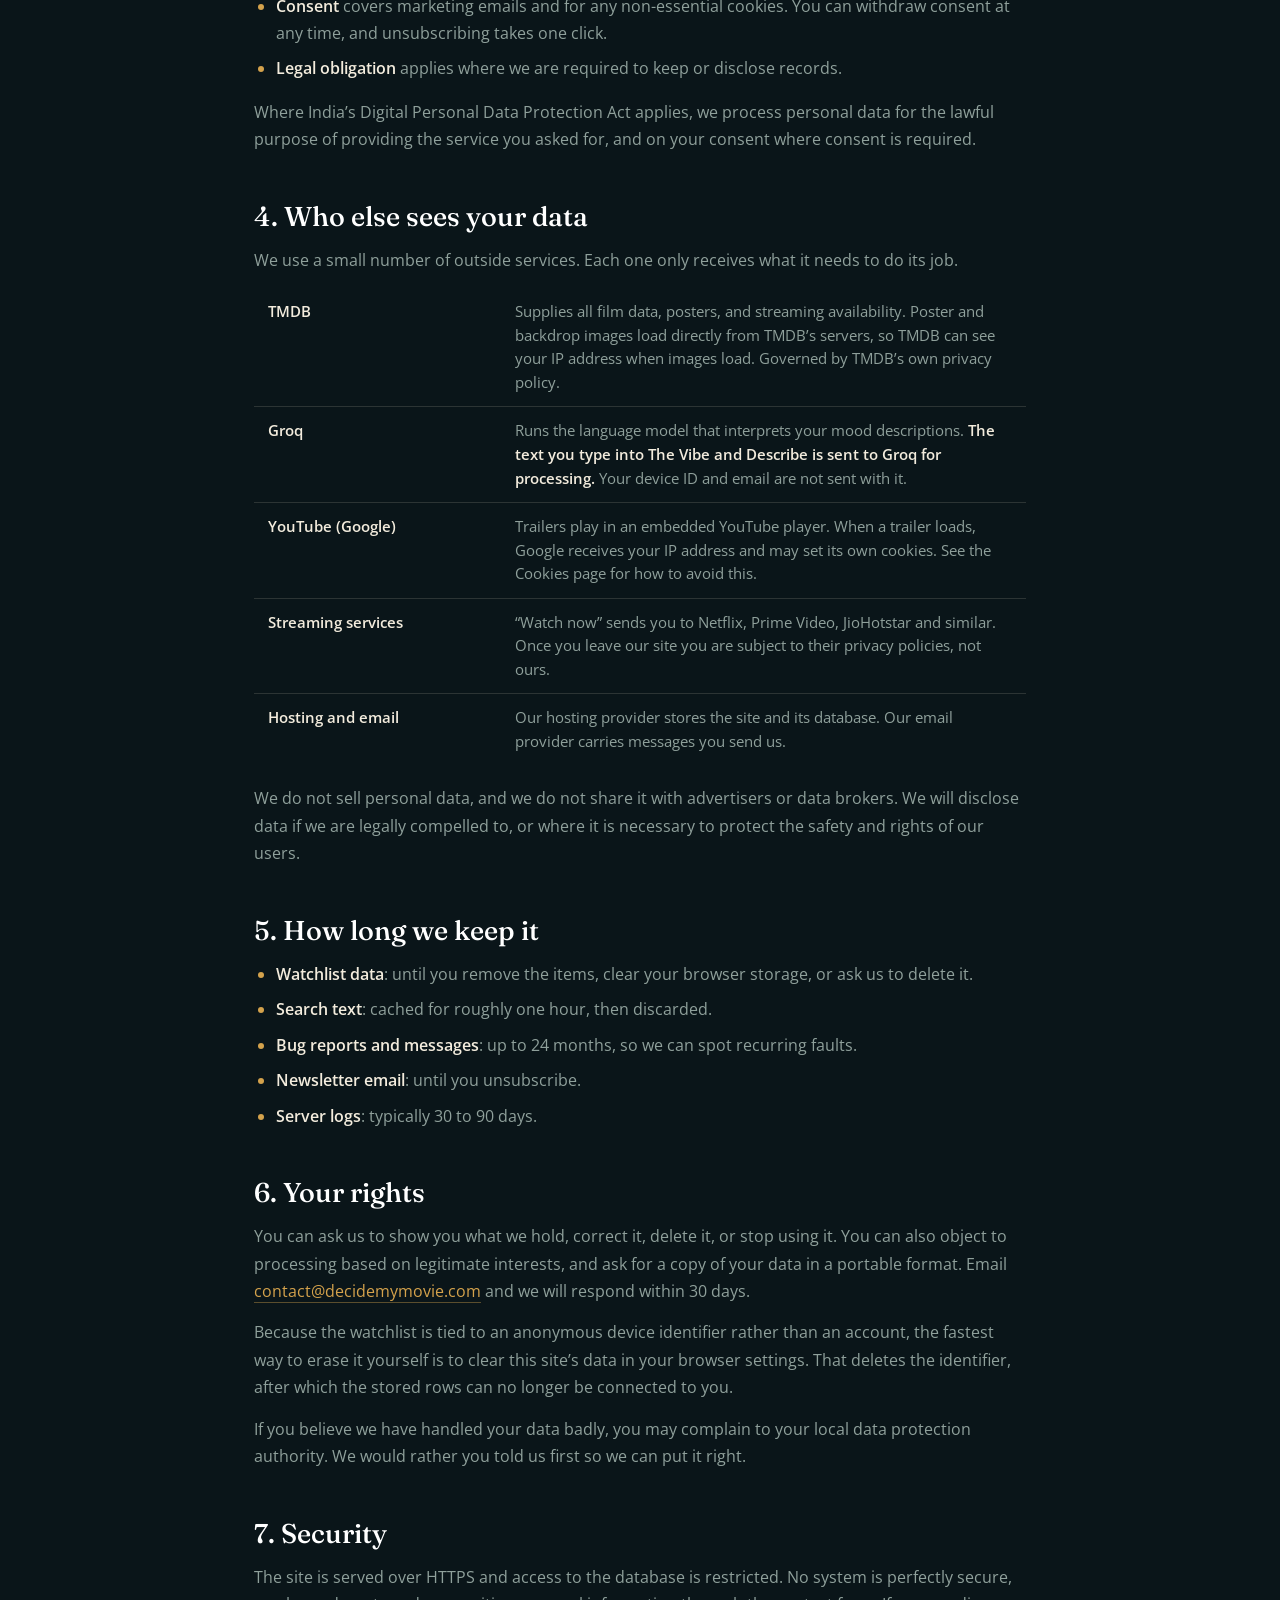
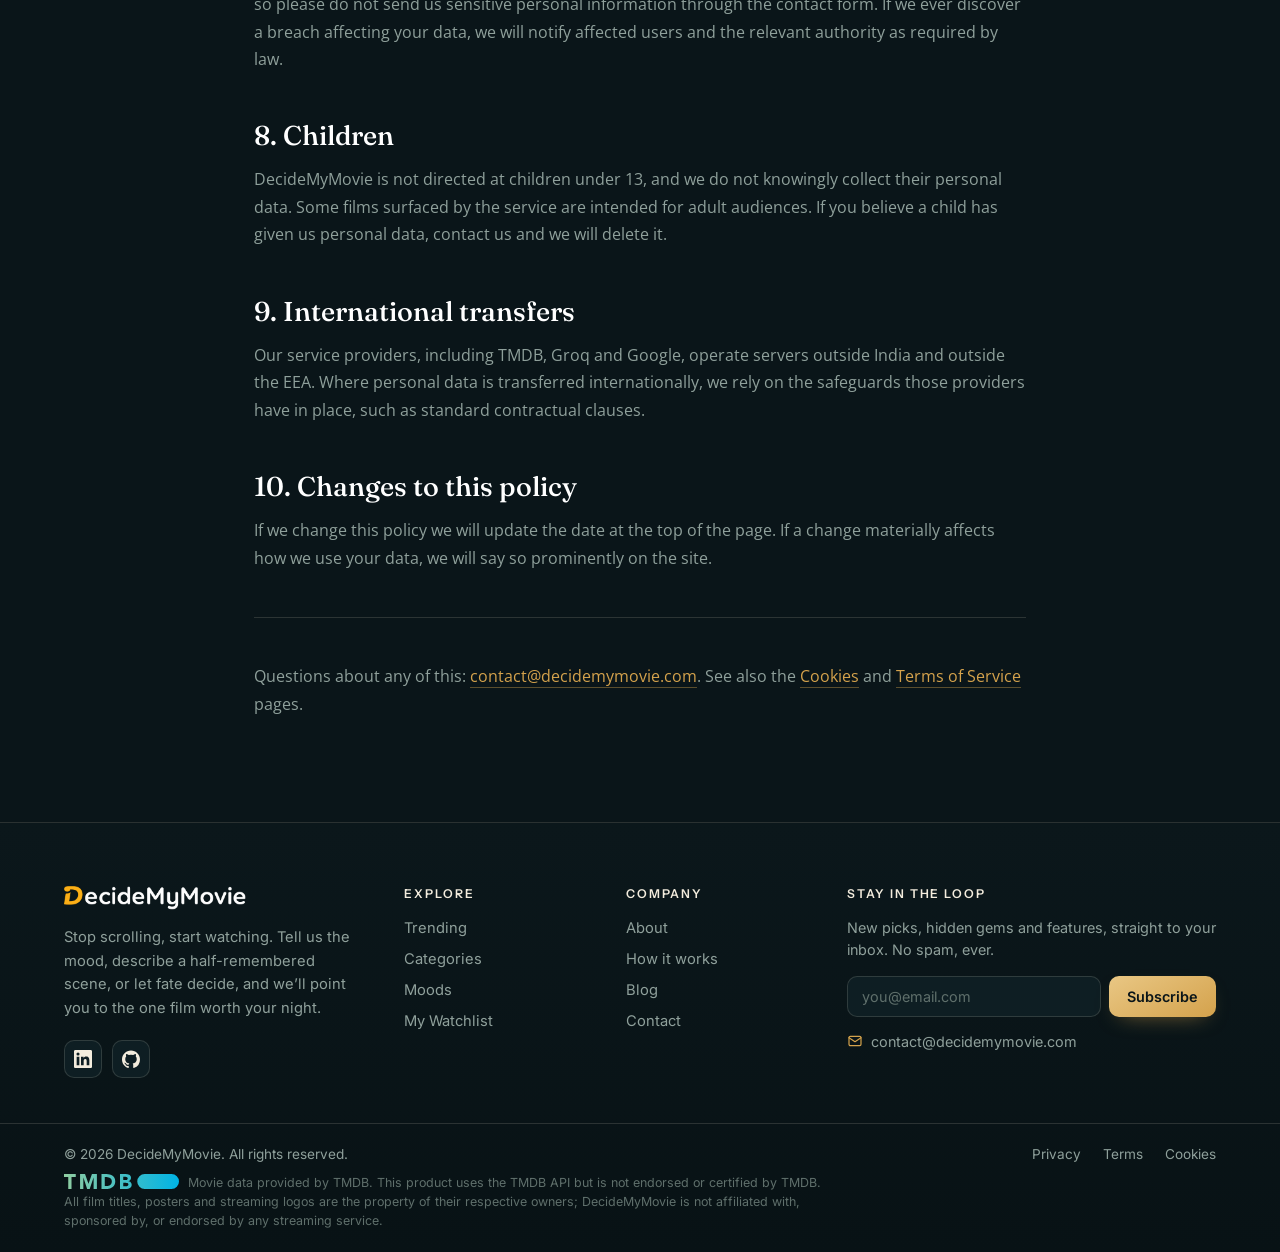
<file: privacy.html>
<!DOCTYPE html>
<html lang="en">
<head>
<meta charset="UTF-8">
<meta name="viewport" content="width=device-width, initial-scale=1.0">
<title>Privacy Policy — DecideMyMovie</title>
<meta name="description" content="What DecideMyMovie collects, why, who we share it with, and how to have it deleted.">
<link rel="canonical" href="https://decidemymovie.com/privacy.html">
<link rel="preconnect" href="https://fonts.googleapis.com">
<link rel="preconnect" href="https://fonts.gstatic.com" crossorigin>
<link href="https://fonts.googleapis.com/css2?family=Fraunces:opsz,wght@9..144,300..700&family=Inter:wght@400;500;600&family=Instrument+Sans:wght@400;500;600;700&family=Open+Sans:wght@400;500;600;700&display=swap" rel="stylesheet">
<link rel="stylesheet" href="page.css">
<link rel="icon" type="image/png" href="/favicon-96x96.png" sizes="96x96" />
<link rel="icon" type="image/svg+xml" href="/favicon.svg" />
<link rel="shortcut icon" href="/favicon.ico" />
<link rel="apple-touch-icon" sizes="180x180" href="/apple-touch-icon.png" />
<meta name="apple-mobile-web-app-title" content="Dmm" />
<link rel="manifest" href="/site.webmanifest" />
</head>
<body data-page="privacy">
<div id="site-header"></div>

<section class="phero">
  <span class="phero__eyebrow">Legal</span>
  <h1 class="phero__title">Privacy Policy</h1>
  <p class="phero__sub">The short version: we do not run ads, we do not sell your data, and you can use almost the entire site without ever telling us who you are.</p>
  <p class="phero__meta">Last updated: 24 July 2026</p>
</section>

<main class="prose">

  <h2>1. Who we are</h2>
  <p>DecideMyMovie (&ldquo;we&rdquo;, &ldquo;us&rdquo;) operates the website at <strong>decidemymovie.com</strong>. We are based in India. For anything in this policy, including requests to see or delete your data, write to <a href="mailto:contact@decidemymovie.com">contact@decidemymovie.com</a>.</p>

  <h2>2. What we collect</h2>
  <p>We have deliberately kept this list short. Here is everything:</p>

  <table class="dtable">
    <tr>
      <th>Anonymous device ID</th>
      <td>When you first save a film, your browser generates a random identifier and stores it locally. It lets your watchlist survive a page refresh. It is not linked to your name, email, or any account, and it never leaves your device except attached to your own watchlist requests.</td>
    </tr>
    <tr>
      <th>Your watchlist</th>
      <td>For each film you save or mark as seen, we store the film&rsquo;s ID, title, release year, poster image address, and rating, against the anonymous device ID above.</td>
    </tr>
    <tr>
      <th>What you type into search</th>
      <td>The mood descriptions you write in The Vibe, and the half-remembered plots you write in Describe. These are processed to generate recommendations and cached temporarily to avoid repeating identical work.</td>
    </tr>
    <tr>
      <th>Your email address</th>
      <td>Only if you choose to give it: by subscribing to updates, or by sending us a message or bug report.</td>
    </tr>
    <tr>
      <th>Messages you send us</th>
      <td>The contents of any bug report or contact form, plus optional technical details you agree to share, such as your browser version and the page you were on. This helps us reproduce faults.</td>
    </tr>
    <tr>
      <th>Standard server logs</th>
      <td>Like nearly every website, our hosting provider records requests, including IP address, timestamp, and browser user-agent. We use these for security and to diagnose outages.</td>
    </tr>
  </table>

  <div class="note">
    <p><strong>We do not collect:</strong> your name (unless you type it into a form), your location beyond what an IP address broadly implies, contacts, payment details, or anything from other sites you visit. We do not run advertising and we do not use advertising trackers.</p>
  </div>

  <h2>3. Why we are allowed to use it</h2>
  <p>Where UK or EU data protection law applies to you, our lawful bases are:</p>
  <ul>
    <li><strong>Legitimate interests</strong> covers the watchlist, recommendations, security logs, and fixing reported bugs. Running a working film recommendation site is not possible without these, and they involve minimal privacy intrusion.</li>
    <li><strong>Consent</strong> covers marketing emails and for any non-essential cookies. You can withdraw consent at any time, and unsubscribing takes one click.</li>
    <li><strong>Legal obligation</strong> applies where we are required to keep or disclose records.</li>
  </ul>
  <p>Where India&rsquo;s Digital Personal Data Protection Act applies, we process personal data for the lawful purpose of providing the service you asked for, and on your consent where consent is required.</p>

  <h2>4. Who else sees your data</h2>
  <p>We use a small number of outside services. Each one only receives what it needs to do its job.</p>

  <table class="dtable">
    <tr>
      <th>TMDB</th>
      <td>Supplies all film data, posters, and streaming availability. Poster and backdrop images load directly from TMDB&rsquo;s servers, so TMDB can see your IP address when images load. Governed by TMDB&rsquo;s own privacy policy.</td>
    </tr>
    <tr>
      <th>Groq</th>
      <td>Runs the language model that interprets your mood descriptions. <strong>The text you type into The Vibe and Describe is sent to Groq for processing.</strong> Your device ID and email are not sent with it.</td>
    </tr>
    <tr>
      <th>YouTube (Google)</th>
      <td>Trailers play in an embedded YouTube player. When a trailer loads, Google receives your IP address and may set its own cookies. See the Cookies page for how to avoid this.</td>
    </tr>
    <tr>
      <th>Streaming services</th>
      <td>&ldquo;Watch now&rdquo; sends you to Netflix, Prime Video, JioHotstar and similar. Once you leave our site you are subject to their privacy policies, not ours.</td>
    </tr>
    <tr>
      <th>Hosting and email</th>
      <td>Our hosting provider stores the site and its database. Our email provider carries messages you send us.</td>
    </tr>
  </table>

  <p>We do not sell personal data, and we do not share it with advertisers or data brokers. We will disclose data if we are legally compelled to, or where it is necessary to protect the safety and rights of our users.</p>

  <h2>5. How long we keep it</h2>
  <ul>
    <li><strong>Watchlist data</strong>: until you remove the items, clear your browser storage, or ask us to delete it.</li>
    <li><strong>Search text</strong>: cached for roughly one hour, then discarded.</li>
    <li><strong>Bug reports and messages</strong>: up to 24 months, so we can spot recurring faults.</li>
    <li><strong>Newsletter email</strong>: until you unsubscribe.</li>
    <li><strong>Server logs</strong>: typically 30 to 90 days.</li>
  </ul>

  <h2>6. Your rights</h2>
  <p>You can ask us to show you what we hold, correct it, delete it, or stop using it. You can also object to processing based on legitimate interests, and ask for a copy of your data in a portable format. Email <a href="mailto:contact@decidemymovie.com">contact@decidemymovie.com</a> and we will respond within 30 days.</p>
  <p>Because the watchlist is tied to an anonymous device identifier rather than an account, the fastest way to erase it yourself is to clear this site&rsquo;s data in your browser settings. That deletes the identifier, after which the stored rows can no longer be connected to you.</p>
  <p>If you believe we have handled your data badly, you may complain to your local data protection authority. We would rather you told us first so we can put it right.</p>

  <h2>7. Security</h2>
  <p>The site is served over HTTPS and access to the database is restricted. No system is perfectly secure, so please do not send us sensitive personal information through the contact form. If we ever discover a breach affecting your data, we will notify affected users and the relevant authority as required by law.</p>

  <h2>8. Children</h2>
  <p>DecideMyMovie is not directed at children under 13, and we do not knowingly collect their personal data. Some films surfaced by the service are intended for adult audiences. If you believe a child has given us personal data, contact us and we will delete it.</p>

  <h2>9. International transfers</h2>
  <p>Our service providers, including TMDB, Groq and Google, operate servers outside India and outside the EEA. Where personal data is transferred internationally, we rely on the safeguards those providers have in place, such as standard contractual clauses.</p>

  <h2>10. Changes to this policy</h2>
  <p>If we change this policy we will update the date at the top of the page. If a change materially affects how we use your data, we will say so prominently on the site.</p>

  <hr>
  <p>Questions about any of this: <a href="mailto:contact@decidemymovie.com">contact@decidemymovie.com</a>. See also the <a href="cookies.html">Cookies</a> and <a href="terms.html">Terms of Service</a> pages.</p>

</main>

<div id="site-footer"></div>
<script src="page.js"></script>
</body>
</html>
</file>
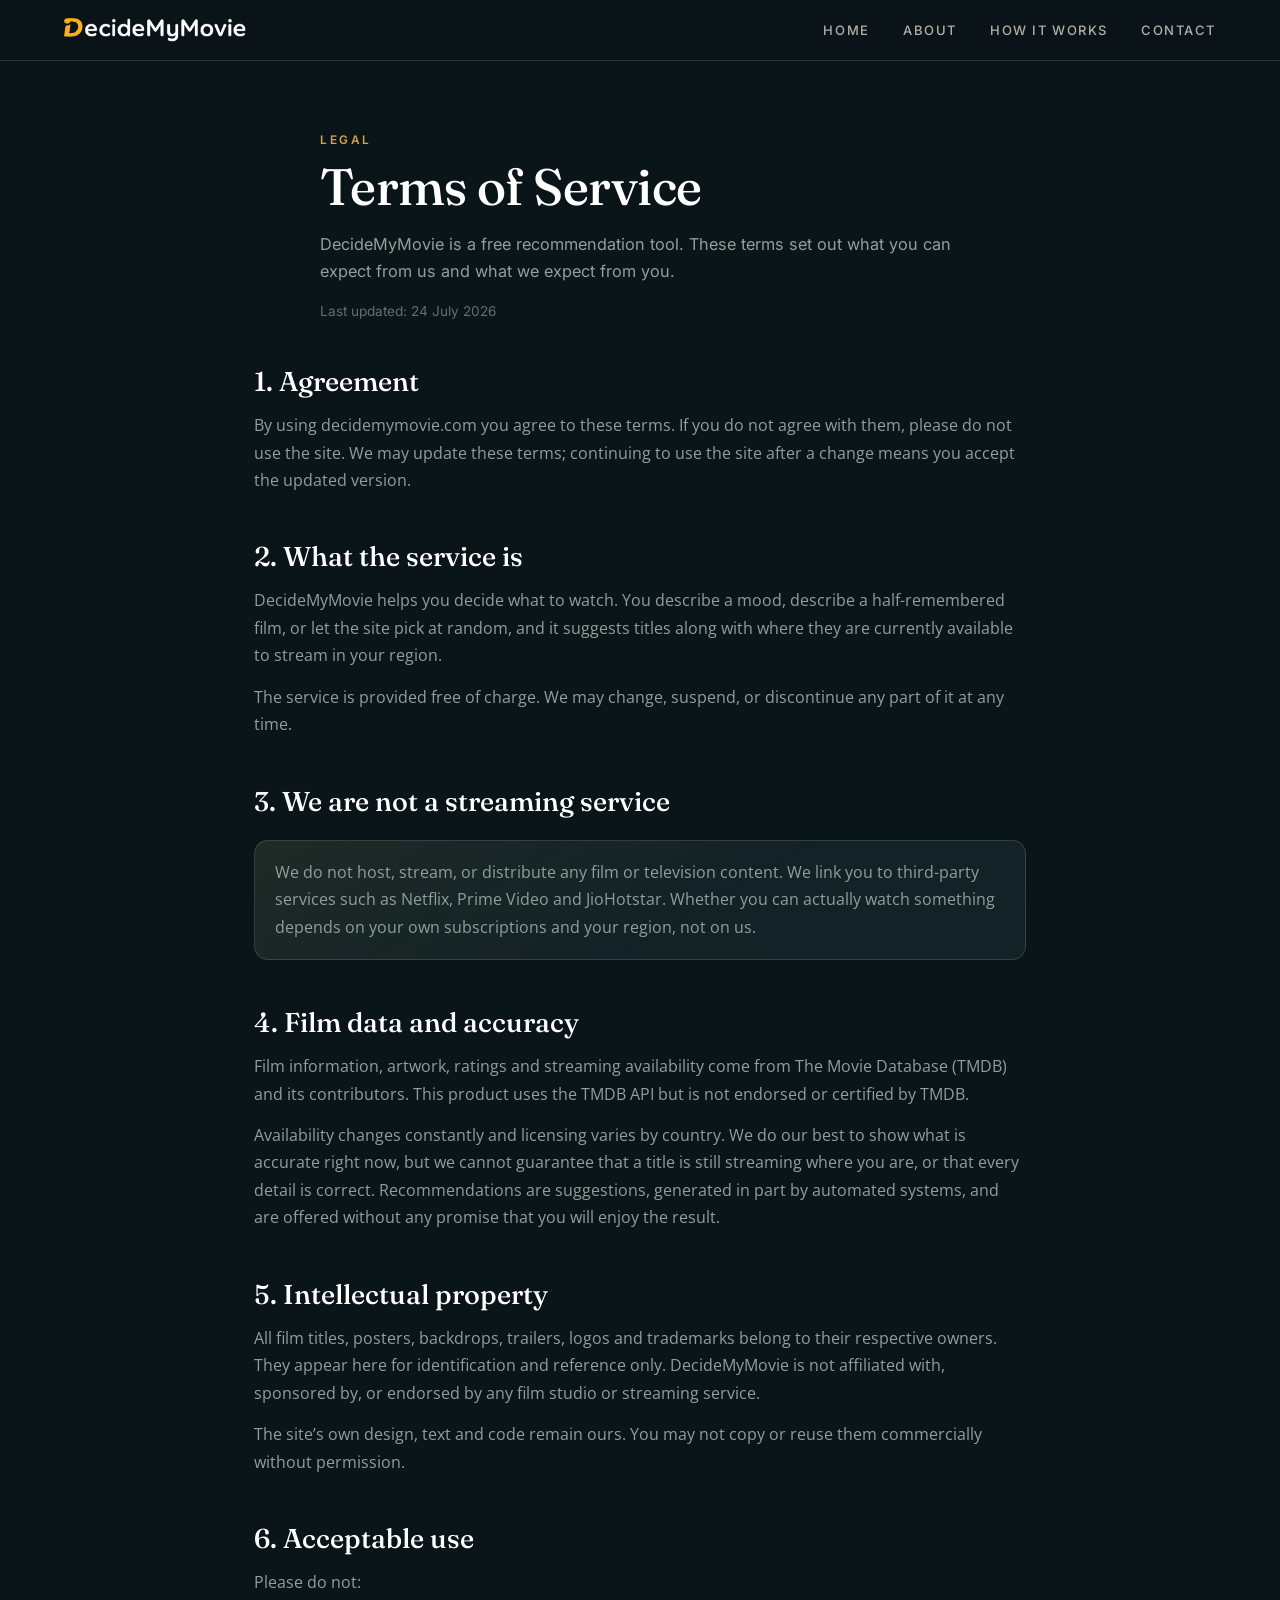
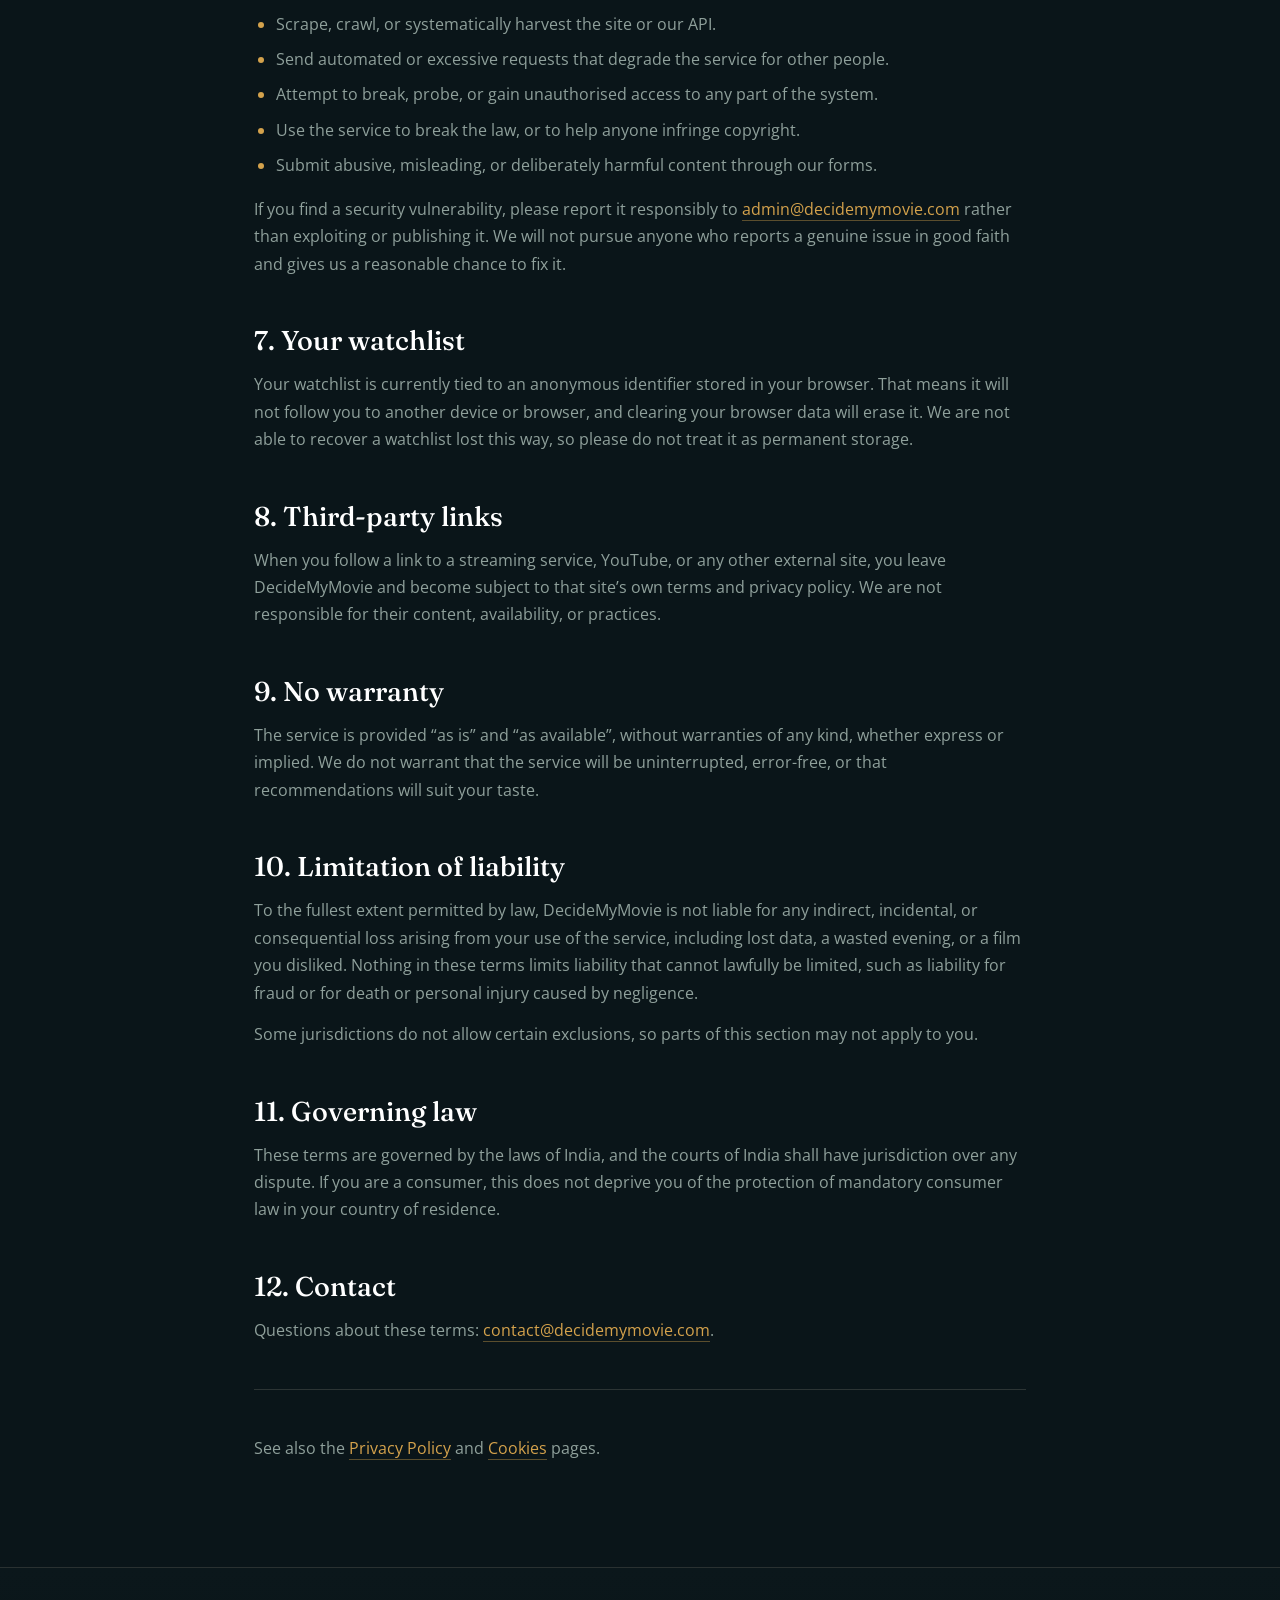
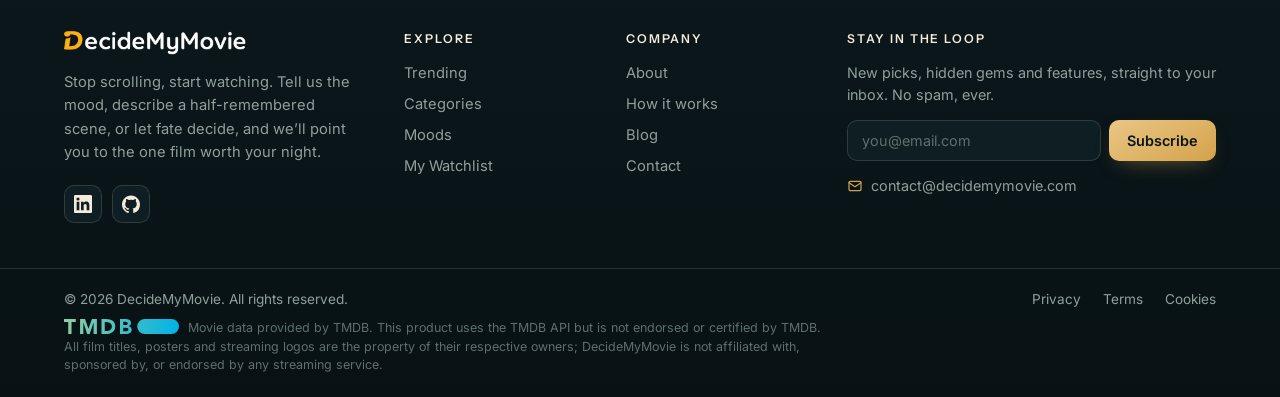
<file: terms.html>
<!DOCTYPE html>
<html lang="en">
<head>
<meta charset="UTF-8">
<meta name="viewport" content="width=device-width, initial-scale=1.0">
<title>Terms of Service — DecideMyMovie</title>
<meta name="description" content="The rules for using DecideMyMovie, what we promise, and what we don't.">
<link rel="canonical" href="https://decidemymovie.com/terms.html">
<link rel="preconnect" href="https://fonts.googleapis.com">
<link rel="preconnect" href="https://fonts.gstatic.com" crossorigin>
<link href="https://fonts.googleapis.com/css2?family=Fraunces:opsz,wght@9..144,300..700&family=Inter:wght@400;500;600&family=Instrument+Sans:wght@400;500;600;700&family=Open+Sans:wght@400;500;600;700&display=swap" rel="stylesheet">
<link rel="stylesheet" href="page.css">
<link rel="icon" type="image/png" href="/favicon-96x96.png" sizes="96x96" />
<link rel="icon" type="image/svg+xml" href="/favicon.svg" />
<link rel="shortcut icon" href="/favicon.ico" />
<link rel="apple-touch-icon" sizes="180x180" href="/apple-touch-icon.png" />
<meta name="apple-mobile-web-app-title" content="Dmm" />
<link rel="manifest" href="/site.webmanifest" />
</head>
<body data-page="terms">
<div id="site-header"></div>

<section class="phero">
  <span class="phero__eyebrow">Legal</span>
  <h1 class="phero__title">Terms of Service</h1>
  <p class="phero__sub">DecideMyMovie is a free recommendation tool. These terms set out what you can expect from us and what we expect from you.</p>
  <p class="phero__meta">Last updated: 24 July 2026</p>
</section>

<main class="prose">

  <h2>1. Agreement</h2>
  <p>By using decidemymovie.com you agree to these terms. If you do not agree with them, please do not use the site. We may update these terms; continuing to use the site after a change means you accept the updated version.</p>

  <h2>2. What the service is</h2>
  <p>DecideMyMovie helps you decide what to watch. You describe a mood, describe a half-remembered film, or let the site pick at random, and it suggests titles along with where they are currently available to stream in your region.</p>
  <p>The service is provided free of charge. We may change, suspend, or discontinue any part of it at any time.</p>

  <h2>3. We are not a streaming service</h2>
  <div class="note">
    <p>We do not host, stream, or distribute any film or television content. We link you to third-party services such as Netflix, Prime Video and JioHotstar. Whether you can actually watch something depends on your own subscriptions and your region, not on us.</p>
  </div>

  <h2>4. Film data and accuracy</h2>
  <p>Film information, artwork, ratings and streaming availability come from The Movie Database (TMDB) and its contributors. This product uses the TMDB API but is not endorsed or certified by TMDB.</p>
  <p>Availability changes constantly and licensing varies by country. We do our best to show what is accurate right now, but we cannot guarantee that a title is still streaming where you are, or that every detail is correct. Recommendations are suggestions, generated in part by automated systems, and are offered without any promise that you will enjoy the result.</p>

  <h2>5. Intellectual property</h2>
  <p>All film titles, posters, backdrops, trailers, logos and trademarks belong to their respective owners. They appear here for identification and reference only. DecideMyMovie is not affiliated with, sponsored by, or endorsed by any film studio or streaming service.</p>
  <p>The site&rsquo;s own design, text and code remain ours. You may not copy or reuse them commercially without permission.</p>

  <h2>6. Acceptable use</h2>
  <p>Please do not:</p>
  <ul>
    <li>Scrape, crawl, or systematically harvest the site or our API.</li>
    <li>Send automated or excessive requests that degrade the service for other people.</li>
    <li>Attempt to break, probe, or gain unauthorised access to any part of the system.</li>
    <li>Use the service to break the law, or to help anyone infringe copyright.</li>
    <li>Submit abusive, misleading, or deliberately harmful content through our forms.</li>
  </ul>
  <p>If you find a security vulnerability, please report it responsibly to <a href="mailto:admin@decidemymovie.com">admin@decidemymovie.com</a> rather than exploiting or publishing it. We will not pursue anyone who reports a genuine issue in good faith and gives us a reasonable chance to fix it.</p>

  <h2>7. Your watchlist</h2>
  <p>Your watchlist is currently tied to an anonymous identifier stored in your browser. That means it will not follow you to another device or browser, and clearing your browser data will erase it. We are not able to recover a watchlist lost this way, so please do not treat it as permanent storage.</p>

  <h2>8. Third-party links</h2>
  <p>When you follow a link to a streaming service, YouTube, or any other external site, you leave DecideMyMovie and become subject to that site&rsquo;s own terms and privacy policy. We are not responsible for their content, availability, or practices.</p>

  <h2>9. No warranty</h2>
  <p>The service is provided &ldquo;as is&rdquo; and &ldquo;as available&rdquo;, without warranties of any kind, whether express or implied. We do not warrant that the service will be uninterrupted, error-free, or that recommendations will suit your taste.</p>

  <h2>10. Limitation of liability</h2>
  <p>To the fullest extent permitted by law, DecideMyMovie is not liable for any indirect, incidental, or consequential loss arising from your use of the service, including lost data, a wasted evening, or a film you disliked. Nothing in these terms limits liability that cannot lawfully be limited, such as liability for fraud or for death or personal injury caused by negligence.</p>
  <p>Some jurisdictions do not allow certain exclusions, so parts of this section may not apply to you.</p>

  <h2>11. Governing law</h2>
  <p>These terms are governed by the laws of India, and the courts of India shall have jurisdiction over any dispute. If you are a consumer, this does not deprive you of the protection of mandatory consumer law in your country of residence.</p>

  <h2>12. Contact</h2>
  <p>Questions about these terms: <a href="mailto:contact@decidemymovie.com">contact@decidemymovie.com</a>.</p>

  <hr>
  <p>See also the <a href="privacy.html">Privacy Policy</a> and <a href="cookies.html">Cookies</a> pages.</p>

</main>

<div id="site-footer"></div>
<script src="page.js"></script>
</body>
</html>
</file>
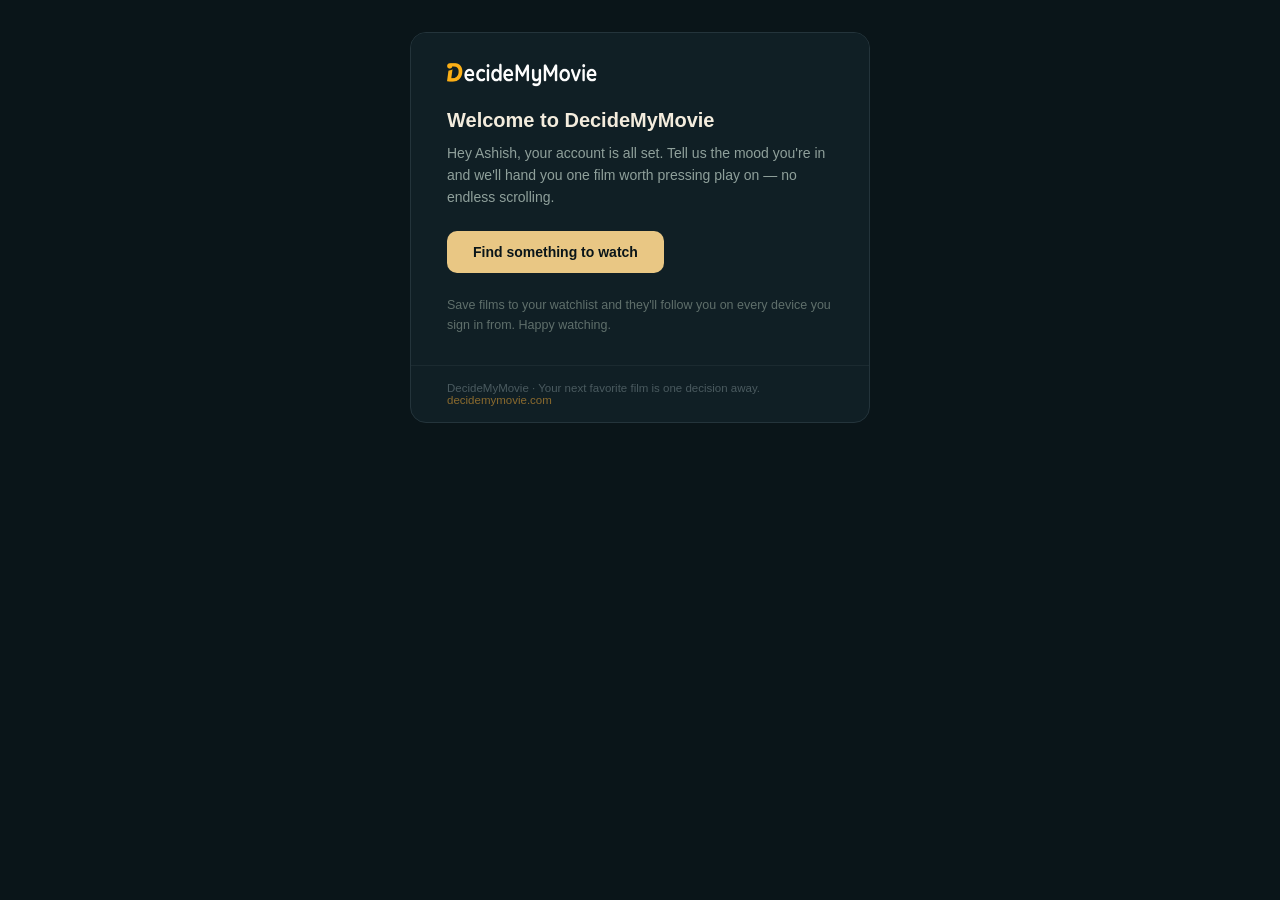
<file: welcome_email_preview.html>
<!DOCTYPE html>
<html lang="en"><head><meta charset="utf-8">
<meta name="viewport" content="width=device-width,initial-scale=1"></head>
<body style="margin:0;padding:0;background:#0A1519;">
<table role="presentation" width="100%" cellpadding="0" cellspacing="0" style="background:#0A1519;padding:32px 12px;">
 <tr><td align="center">
  <table role="presentation" width="100%" cellpadding="0" cellspacing="0" style="max-width:460px;background:#101f25;border:1px solid #24343b;border-radius:16px;overflow:hidden;">
   <tr><td style="padding:30px 36px 8px;background:#101f25;">
     <a href="https://decidemymovie.com" style="text-decoration:none;">
       <img src="email-logo.png" width="150" alt="DecideMyMovie"
            style="display:block;border:0;outline:none;max-width:150px;height:auto;">
     </a>
   </td></tr>
   <tr><td style="padding:14px 36px 0;">
     <p style="margin:0;font-family:'Segoe UI',Roboto,Helvetica,Arial,sans-serif;font-size:20px;font-weight:600;color:#F3ECDD;">
       Welcome to DecideMyMovie</p>
     <p style="margin:10px 0 0;font-family:'Segoe UI',Roboto,Helvetica,Arial,sans-serif;font-size:14px;line-height:1.6;color:#8FA09B;">
       Hey Ashish, your account is all set. Tell us the mood you're in and we'll hand you
       one film worth pressing play on &mdash; no endless scrolling.</p>
   </td></tr>
   <tr><td style="padding:22px 36px 4px;">
     <table role="presentation" cellpadding="0" cellspacing="0"><tr><td style="background:#E9C784;border-radius:10px;">
       <a href="https://decidemymovie.com" style="display:inline-block;padding:13px 26px;font-family:'Segoe UI',Roboto,Helvetica,Arial,sans-serif;font-size:14px;font-weight:700;color:#0A1519;text-decoration:none;">
         Find something to watch</a>
     </td></tr></table>
   </td></tr>
   <tr><td style="padding:18px 36px 30px;">
     <p style="margin:0;font-family:'Segoe UI',Roboto,Helvetica,Arial,sans-serif;font-size:12.5px;line-height:1.6;color:#5f6f6b;">
       Save films to your watchlist and they'll follow you on every device you
       sign in from. Happy watching.</p>
   </td></tr>
   <tr><td style="padding:16px 36px;border-top:1px solid #1b2a30;">
     <p style="margin:0;font-family:'Segoe UI',Roboto,Helvetica,Arial,sans-serif;font-size:11.5px;color:#4a5a5f;">
       DecideMyMovie &middot; Your next favorite film is one decision away.<br>
       <a href="https://decidemymovie.com" style="color:#8a6a2e;text-decoration:none;">decidemymovie.com</a>
     </p>
   </td></tr>
  </table>
 </td></tr>
</table>
</body></html>
</file>
<file: page.css>
/* =========================================================
   DecideMyMovie — shared styles for static sub-pages
   (about, how-it-works, contact, privacy, terms, cookies, blog)
   Tokens and type scale mirror index.html exactly.
   ========================================================= */

:root{
  --ink:        #0A1519;
  --ink-2:      #0E1E23;
  --gold:       #D4A24C;
  --gold-soft:  #E9C784;
  --ember:      #9A4A3A;
  --cream:      #F3ECDD;
  --muted:      #8FA09B;
  --line:       rgba(243,236,221,.14);
}

*{ box-sizing:border-box; margin:0; padding:0; }
html{ scroll-behavior:smooth; }
body{
  background:var(--ink);
  color:var(--cream);
  font-family:"Inter", system-ui, sans-serif;
  -webkit-font-smoothing:antialiased;
  overflow-x:hidden;
  min-height:100%;
  display:flex;
  flex-direction:column;
}
a{ color:inherit; text-decoration:none; }

/* ---------- page header ---------- */
.phead{
  position:sticky; top:0; z-index:20;
  display:flex; align-items:center; justify-content:space-between; gap:16px;
  padding:18px clamp(20px,5vw,64px);
  border-bottom:1px solid var(--line);
  background:rgba(10,21,25,.9);
  -webkit-backdrop-filter:blur(8px); backdrop-filter:blur(8px);
}
.phead__logo{ height:24px; width:auto; display:block; }
.phead__nav{ display:flex; align-items:center; gap:clamp(16px,2.6vw,34px); }
.phead__nav a{
  font-size:13px; font-weight:500; letter-spacing:.12em; text-transform:uppercase;
  color:var(--cream); opacity:.72; transition:opacity .25s;
}
.phead__nav a:hover{ opacity:1; }
.phead__nav a.is-here{ opacity:1; color:var(--gold); }
@media (max-width:620px){
  .phead__nav a{ font-size:11.5px; letter-spacing:.08em; }
}

/* ---------- page hero ---------- */
.phero{
  max-width:900px; margin:0 auto;
  padding:clamp(46px,8vh,86px) clamp(20px,5vw,64px) clamp(18px,3vh,28px);
}
.phero__eyebrow{
  display:block; font-size:.74rem; font-weight:600; letter-spacing:.22em;
  text-transform:uppercase; color:var(--gold); margin-bottom:12px;
}
.phero__title{
  font-family:"Fraunces",serif; font-weight:500;
  font-size:clamp(2rem,4.6vw,3.2rem); line-height:1.1; letter-spacing:-.01em;
  color:#ffffff;
}
.phero__sub{ margin-top:16px; color:var(--muted); font-size:1.02rem; line-height:1.65; max-width:640px; }
.phero__meta{ margin-top:18px; font-size:.85rem; color:#5f6f6b; }

/* ---------- prose ---------- */
.prose{
  flex:1 0 auto;
  max-width:900px; margin:0 auto;
  padding:clamp(14px,2vh,24px) clamp(20px,5vw,64px) clamp(70px,10vh,120px);
}
.prose h2{
  font-family:"Fraunces",serif; font-weight:500; font-size:clamp(1.3rem,2.4vw,1.7rem);
  color:#ffffff; margin:clamp(34px,5vh,52px) 0 14px; line-height:1.25;
}
.prose h2:first-child{ margin-top:0; }
.prose h3{
  font-family:"Instrument Sans",sans-serif; font-weight:600; font-size:1.02rem;
  color:#ffffff; margin:26px 0 10px; letter-spacing:.01em;
}
.prose{ font-family:"Open Sans", system-ui, sans-serif; }
.prose p{ color:var(--muted); font-size:.98rem; line-height:1.75; margin:0 0 14px; }
.prose ul, .prose ol{ margin:0 0 16px; padding-left:22px; }
.prose li{ color:var(--muted); font-size:.98rem; line-height:1.75; margin-bottom:8px; }
.prose li::marker{ color:var(--gold); }
.prose strong{ color:var(--cream); font-weight:600; }
.prose a{ color:var(--gold); border-bottom:1px solid rgba(212,162,76,.4); transition:border-color .2s; }
.prose a:hover{ border-color:var(--gold); }
.prose code{
  font-family:ui-monospace,SFMono-Regular,Menlo,monospace; font-size:.86em;
  padding:2px 6px; border-radius:5px; background:var(--ink-2);
  border:1px solid var(--line); color:var(--gold-soft);
}
.prose hr{ border:none; border-top:1px solid var(--line); margin:clamp(34px,5vh,50px) 0; }

/* callout box */
.note{
  padding:18px 20px; border-radius:14px; margin:22px 0;
  background:linear-gradient(150deg, rgba(212,162,76,.09), rgba(255,255,255,.015) 60%), var(--ink-2);
  border:1px solid var(--line);
}
.note p:last-child{ margin-bottom:0; }
.note strong{ color:var(--gold-soft); }

/* definition-style table */
.dtable{ width:100%; border-collapse:collapse; margin:8px 0 20px; }
.dtable th, .dtable td{
  text-align:left; vertical-align:top; padding:12px 14px;
  border-bottom:1px solid var(--line); font-size:.92rem; line-height:1.6;
}
.dtable th{ color:var(--cream); font-weight:600; width:32%; }
.dtable td{ color:var(--muted); }
.dtable tr:last-child th, .dtable tr:last-child td{ border-bottom:none; }
@media (max-width:640px){
  .dtable, .dtable tbody, .dtable tr, .dtable th, .dtable td{ display:block; width:auto; }
  .dtable th{ border-bottom:none; padding-bottom:2px; }
  .dtable td{ padding-top:0; padding-bottom:16px; }
}

/* feature / step cards */
.cards{ display:grid; grid-template-columns:repeat(auto-fit,minmax(230px,1fr)); gap:16px; margin:24px 0 8px; }
.card{
  padding:22px; border-radius:16px; background:var(--ink-2); border:1px solid var(--line);
  transition:border-color .25s, transform .25s;
}
.card:hover{ border-color:rgba(212,162,76,.4); transform:translateY(-2px); }
.card__n{
  display:inline-grid; place-items:center; width:30px; height:30px; border-radius:9px;
  font-family:"Instrument Sans",sans-serif; font-weight:700; font-size:.9rem;
  color:var(--ink); background:linear-gradient(150deg,var(--gold-soft),var(--gold)); margin-bottom:14px;
}
.card h3{ margin:0 0 8px; font-family:"Instrument Sans",sans-serif; font-weight:600; font-size:1rem; color:var(--cream); }
.card p{ margin:0; color:var(--muted); font-size:.92rem; line-height:1.6; }

/* ---------- contact form ---------- */
.form{ margin:26px 0 0; }
.form__row{ display:grid; grid-template-columns:1fr 1fr; gap:14px; margin-bottom:14px; }
@media (max-width:620px){ .form__row{ grid-template-columns:1fr; } }
.field{ display:flex; flex-direction:column; gap:7px; }
.field label{
  font-family:"Instrument Sans",sans-serif; font-size:.78rem; font-weight:600;
  letter-spacing:.1em; text-transform:uppercase; color:var(--muted);
}
.field input, .field select, .field textarea{
  width:100%; padding:12px 14px; border-radius:10px;
  background:var(--ink-2); border:1px solid var(--line); color:var(--cream);
  font:inherit; font-size:.95rem; transition:border-color .25s;
}
.field textarea{ resize:vertical; min-height:150px; line-height:1.6; }
.field input::placeholder, .field textarea::placeholder{ color:#5f6f6b; }
.field input:focus, .field select:focus, .field textarea:focus{ outline:none; border-color:var(--gold); }
.field select{ appearance:none; cursor:pointer;
  background-image:url("data:image/svg+xml;charset=utf-8,%3Csvg xmlns='http://www.w3.org/2000/svg' viewBox='0 0 24 24' fill='none' stroke='%238FA09B' stroke-width='2' stroke-linecap='round' stroke-linejoin='round'%3E%3Cpath d='M6 9l6 6 6-6'/%3E%3C/svg%3E");
  background-repeat:no-repeat; background-position:right 12px center; background-size:16px; padding-right:38px; }
.field select option{ background:var(--ink-2); color:var(--cream); }
.field.is-bad input, .field.is-bad select, .field.is-bad textarea{ border-color:#c8503f; }
.field__hint{ font-size:.8rem; color:#5f6f6b; line-height:1.5; }

/* screenshot dropzone */
.drop{
  position:relative; border:1px dashed var(--line); border-radius:12px;
  background:var(--ink-2); transition:border-color .2s, background .2s;
}
.drop.is-over{ border-color:var(--gold); background:#122228; }
.drop__idle{
  display:flex; flex-direction:column; align-items:center; gap:7px; text-align:center;
  padding:26px 20px; cursor:pointer; color:var(--muted); font-size:.92rem; line-height:1.55;
}
.drop__idle:hover{ color:var(--cream); }
.drop__idle svg{ width:26px; height:26px; color:var(--gold); margin-bottom:2px; }
.drop__idle strong{ color:var(--cream); font-weight:600; }
.drop__hint{ font-size:.8rem; color:#5f6f6b; line-height:1.5; }
.drop__has{ display:flex; align-items:center; gap:14px; padding:14px; }
/* an explicit display beats the `hidden` attribute, so without these the remove
   button can't hide the panel — the same trap as .filterbar and .auth__field */
.drop__has[hidden]{ display:none; }
.drop__idle[hidden]{ display:none; }
.drop__has img{
  width:76px; height:76px; object-fit:cover; border-radius:9px; flex:none;
  border:1px solid var(--line); background:var(--ink);
}
.drop__meta{ display:flex; flex-direction:column; gap:4px; min-width:0; flex:1; }
.drop__meta span:first-child{
  color:var(--cream); font-size:.92rem; font-weight:600;
  overflow:hidden; text-overflow:ellipsis; white-space:nowrap;
}
.drop__rm{
  flex:none; width:32px; height:32px; border-radius:9px; display:grid; place-items:center;
  cursor:pointer; color:var(--muted); background:transparent; border:1px solid var(--line);
  transition:color .2s, background .2s, border-color .2s;
}
.drop__rm:hover{ color:#fff; background:#c0392b; border-color:#c0392b; }
.drop__rm svg{ width:14px; height:14px; }

.submit{
  display:inline-flex; align-items:center; gap:9px; margin-top:6px;
  padding:13px 26px; border-radius:11px; border:none; cursor:pointer;
  font:inherit; font-weight:600; font-size:.95rem; color:var(--ink);
  background:linear-gradient(150deg,var(--gold-soft),var(--gold));
  box-shadow:0 10px 26px -14px rgba(212,162,76,.8);
  transition:transform .15s, filter .2s;
}
.submit:hover{ transform:translateY(-1px); filter:brightness(1.05); }
.submit:disabled{ opacity:.55; cursor:not-allowed; transform:none; }
.submit svg{ width:16px; height:16px; }

.formnote{ margin-top:16px; font-size:.92rem; line-height:1.6; min-height:1.2em; }
.formnote.is-ok{ color:var(--gold-soft); }
.formnote.is-err{ color:#e08a7d; }
/* submitted confirmation: normal readable text, well clear of the button */
.formnote.is-done{ margin-top:26px; color:var(--muted); }
.formnote.is-done::first-letter{ color:var(--gold); }

/* button row (404 and similar) */
.btnrow{ display:flex; flex-wrap:wrap; gap:12px; margin:26px 0 4px; }
.ghost{
  display:inline-flex; align-items:center; gap:9px;
  padding:13px 24px; border-radius:11px; cursor:pointer;
  font:inherit; font-weight:600; font-size:.95rem; color:var(--cream);
  background:rgba(255,255,255,.05); border:1px solid var(--line);
  transition:border-color .25s, background .25s, transform .15s;
}
.ghost:hover{ border-color:var(--gold); background:#122228; transform:translateY(-1px); }
.ghost svg{ width:16px; height:16px; }

/* big 404 numeral */
.bignum{
  font-family:"Fraunces",serif; font-weight:300; line-height:1;
  font-size:clamp(5rem,16vw,9rem); letter-spacing:-.03em;
  background:linear-gradient(150deg,var(--gold-soft),var(--gold) 62%, var(--ember));
  -webkit-background-clip:text; background-clip:text; color:transparent;
  margin-bottom:6px;
}

/* ---------- footer (mirrors index.html) ---------- */
.foot{ flex:0 0 auto; position:relative; background:linear-gradient(180deg,#0b171b,#081215);
  border-top:1px solid var(--line); }
.foot__top{ display:grid; grid-template-columns:1.7fr 1fr 1fr 1.5fr; gap:clamp(28px,4vw,60px);
  padding:clamp(48px,7vh,84px) clamp(24px,5vw,64px) clamp(34px,5vh,50px); }
.foot__logo{ height:24px; width:auto; display:block; }
.foot__brand{ display:flex; align-items:center; gap:12px; margin-bottom:16px; }
.foot__blurb{ color:var(--muted); font-size:.92rem; line-height:1.6; max-width:340px; }
.foot__socials{ display:flex; gap:10px; margin-top:20px; }
.foot__soc{ width:38px; height:38px; border-radius:10px; display:grid; place-items:center;
  color:var(--cream); background:var(--ink-2); border:1px solid var(--line);
  transition:border-color .25s,color .25s,transform .25s,background .25s; }
.foot__soc:hover{ border-color:var(--gold); color:var(--gold); transform:translateY(-2px); background:#122228; }
.foot__soc svg{ width:18px; height:18px; }
.foot__col h4, .foot__news h4{ font-family:"Instrument Sans",sans-serif; font-size:.76rem;
  font-weight:600; letter-spacing:.16em; text-transform:uppercase; color:var(--cream); margin-bottom:16px; }
/* newsletter box — copied from index.html so the sub-page footer matches */
.foot__news p{ color:var(--muted); font-size:.92rem; line-height:1.6; margin:0 0 16px; }
.foot__form{ display:flex; gap:8px; }
.foot__input{ flex:1 1 auto; min-width:0; padding:11px 14px; border-radius:10px;
  background:var(--ink-2); border:1px solid var(--line); color:var(--cream); font:inherit; font-size:.9rem;
  transition:border-color .25s; }
.foot__input::placeholder{ color:#5f6f6b; }
.foot__input:focus{ outline:none; border-color:var(--gold); }
.foot__send{ flex:0 0 auto; padding:11px 18px; border-radius:10px; border:none; cursor:pointer;
  font:inherit; font-weight:600; font-size:.9rem; color:var(--ink); white-space:nowrap;
  background:linear-gradient(150deg,var(--gold-soft),var(--gold));
  box-shadow:0 8px 22px -12px rgba(212,162,76,.7); transition:transform .15s; }
.foot__send:hover{ transform:translateY(-1px); }
.foot__mail{ display:inline-flex; align-items:center; gap:8px; margin-top:16px;
  color:var(--muted); font-size:.9rem; }
.foot__mail svg{ width:16px; height:16px; color:var(--gold); }
.foot__mail a:hover{ color:var(--gold); }
.foot__col ul{ list-style:none; display:flex; flex-direction:column; gap:11px; }
.foot__col a{ color:var(--muted); font-size:.92rem; transition:color .2s; }
.foot__col a:hover{ color:var(--gold); }
.foot__news p{ color:var(--muted); font-size:.9rem; line-height:1.55; margin:0 0 14px; }
.foot__mail{ display:inline-flex; align-items:center; gap:8px; margin-top:16px; color:var(--muted); font-size:.9rem; }
.foot__mail svg{ width:16px; height:16px; color:var(--gold); }
.foot__mail a:hover{ color:var(--gold); }
.foot__bar{ border-top:1px solid var(--line); }
.foot__barin{ display:flex; flex-direction:column; gap:12px; padding:22px clamp(24px,5vw,64px); }
.foot__barrow{ display:flex; align-items:center; justify-content:space-between; flex-wrap:wrap; gap:12px; }
.foot__copy{ color:var(--muted); font-size:.85rem; }
.foot__legal{ display:flex; gap:22px; }
.foot__legal a{ color:var(--muted); font-size:.85rem; transition:color .2s; }
.foot__legal a:hover{ color:var(--gold); }
/* TMDB brand rules: never recolour, stretch, flip or rotate the logo.
   height only + width:auto keeps the aspect ratio locked. */
.foot__tmdb{ height:15px; width:auto; vertical-align:-2px; margin-right:9px; }
.foot__fine{ color:#5f6f6b; font-size:.78rem; line-height:1.5; max-width:760px; }
@media (max-width:900px){
  .foot__top{ grid-template-columns:1fr 1fr; gap:34px 40px; }
  .foot__brandcol, .foot__news{ grid-column:1 / -1; }
}
@media (max-width:560px){ .foot__top{ grid-template-columns:1fr; } }

@media (prefers-reduced-motion:reduce){
  *{ animation:none !important; transition:none !important; }
  html{ scroll-behavior:auto; }
}
</file>
